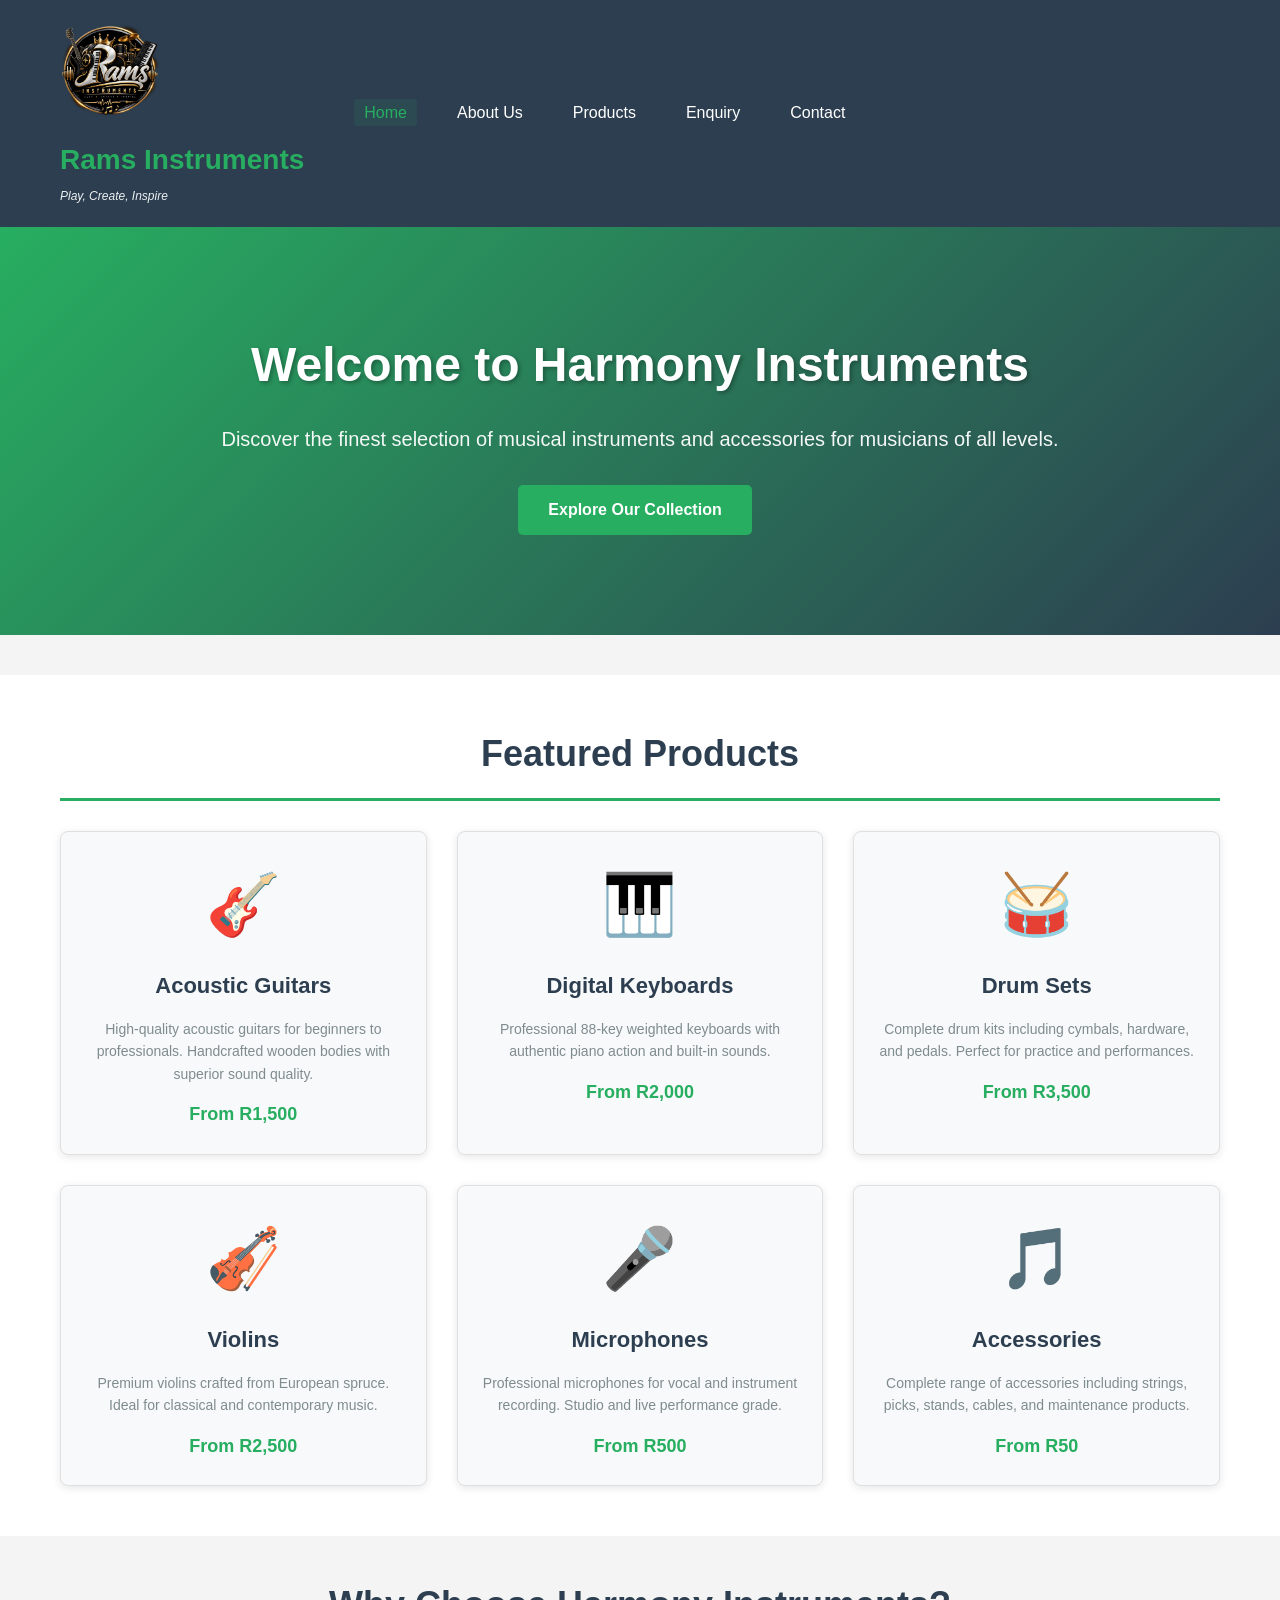
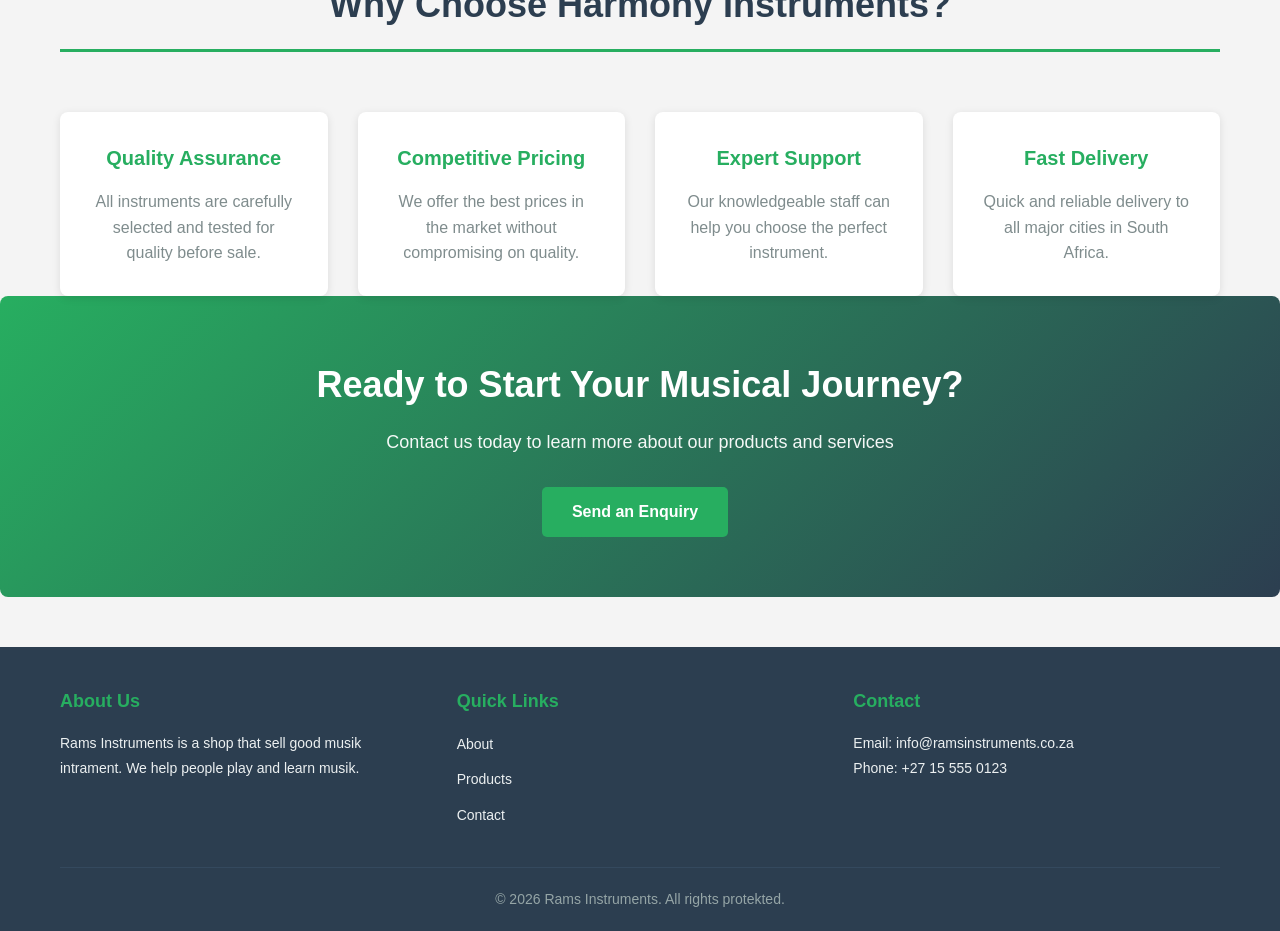
<file: index.html>
<!DOCTYPE html>
<html lang="en">
<head>
    <!-- Meta tags for character encoding and viewport -->
    <meta charset="UTF-8">
    <meta name="viewport" content="width=device-width, initial-scale=1.0">
    <title>Harmony Instruments Store - Premium Instruments & Accessories</title>
    <!-- Link to external CSS stylesheet -->
    <link rel="stylesheet" href="css/style.css">
</head>
<body>
    <!-- Header section containing logo and navigation -->
    <header class="header">
        <div class="container">
            <div class="logo">
                <img src="images/logo.png" alt="Rams Instruments Logo" class="logo-image">
                <h1>Rams Instruments</h1>
                <p class="tagline">Play, Create, Inspire</p>
            </div>
            <!-- Navigation menu -->
            <nav class="navbar">
                <ul class="nav-links">
                    <li><a href="index.html" class="active">Home</a></li>
                    <li><a href="about.html">About Us</a></li>
                    <li><a href="products.html">Products</a></li>
                    <li><a href="enquiry.html">Enquiry</a></li>
                    <li><a href="contact.html">Contact</a></li>
                </ul>
            </nav>
        </div>
    </header>

    <!-- Main content area -->
    <main>
        <!-- Hero section with introduction -->
        <section class="hero">
            <div class="hero-content">
                <h2>Welcome to Harmony Instruments</h2>
                <p>Discover the finest selection of musical instruments and accessories for musicians of all levels.</p>
                <a href="products.html" class="cta-button">Explore Our Collection</a>
            </div>
        </section>

        <!-- Featured products section -->
        <section class="featured-products">
            <div class="container">
                <h2 class="section-title">Featured Products</h2>
                <div class="products-grid">
                    <!-- Product 1: Acoustic Guitar -->
                    <div class="product-card">
                        <div class="product-image">🎸</div>
                        <h3>Acoustic Guitars</h3>
                        <p>High-quality acoustic guitars for beginners to professionals. Handcrafted wooden bodies with superior sound quality.</p>
                        <span class="price">From R1,500</span>
                    </div>

                    <!-- Product 2: Keyboard -->
                    <div class="product-card">
                        <div class="product-image">🎹</div>
                        <h3>Digital Keyboards</h3>
                        <p>Professional 88-key weighted keyboards with authentic piano action and built-in sounds.</p>
                        <span class="price">From R2,000</span>
                    </div>

                    <!-- Product 3: Drums -->
                    <div class="product-card">
                        <div class="product-image">🥁</div>
                        <h3>Drum Sets</h3>
                        <p>Complete drum kits including cymbals, hardware, and pedals. Perfect for practice and performances.</p>
                        <span class="price">From R3,500</span>
                    </div>

                    <!-- Product 4: Violin -->
                    <div class="product-card">
                        <div class="product-image">🎻</div>
                        <h3>Violins</h3>
                        <p>Premium violins crafted from European spruce. Ideal for classical and contemporary music.</p>
                        <span class="price">From R2,500</span>
                    </div>

                    <!-- Product 5: Microphone -->
                    <div class="product-card">
                        <div class="product-image">🎤</div>
                        <h3>Microphones</h3>
                        <p>Professional microphones for vocal and instrument recording. Studio and live performance grade.</p>
                        <span class="price">From R500</span>
                    </div>

                    <!-- Product 6: Accessories -->
                    <div class="product-card">
                        <div class="product-image">🎵</div>
                        <h3>Accessories</h3>
                        <p>Complete range of accessories including strings, picks, stands, cables, and maintenance products.</p>
                        <span class="price">From R50</span>
                    </div>
                </div>
            </div>
        </section>

        <!-- Why choose us section -->
        <section class="why-us">
            <div class="container">
                <h2 class="section-title">Why Choose Harmony Instruments?</h2>
                <div class="features-grid">
                    <div class="feature">
                        <h3>Quality Assurance</h3>
                        <p>All instruments are carefully selected and tested for quality before sale.</p>
                    </div>
                    <div class="feature">
                        <h3>Competitive Pricing</h3>
                        <p>We offer the best prices in the market without compromising on quality.</p>
                    </div>
                    <div class="feature">
                        <h3>Expert Support</h3>
                        <p>Our knowledgeable staff can help you choose the perfect instrument.</p>
                    </div>
                    <div class="feature">
                        <h3>Fast Delivery</h3>
                        <p>Quick and reliable delivery to all major cities in South Africa.</p>
                    </div>
                </div>
            </div>
        </section>

        <!-- Call to action section -->
        <section class="cta-section">
            <div class="container">
                <h2>Ready to Start Your Musical Journey?</h2>
                <p>Contact us today to learn more about our products and services</p>
                <a href="enquiry.html" class="cta-button">Send an Enquiry</a>
            </div>
        </section>
    </main>

    <!-- Footer section -->
    <footer class="footer">
        <div class="container">
            <div class="footer-content">
                <div class="footer-section">
                    <h4>About Us</h4>
                    <p>Rams Instruments is a shop that sell good musik intrament. We help people play and learn musik.</p>
                </div>
                <div class="footer-section">
                    <h4>Quick Links</h4>
                    <ul>
                        <li><a href="about.html">About</a></li>
                        <li><a href="products.html">Products</a></li>
                        <li><a href="contact.html">Contact</a></li>
                    </ul>
                </div>
                <div class="footer-section">
                    <h4>Contact</h4>
                    <p>Email: info@ramsinstruments.co.za</p>
                    <p>Phone: +27 15 555 0123</p>
                </div>
            </div>
            <div class="footer-bottom">
                <!-- Copyright information -->
                <p>&copy; 2026 Rams Instruments. All rights protekted.</p>
            </div>
        </div>
    </footer>

    <!-- Link to external JavaScript file -->
    <script src="js/script.js"></script>
</body>
</html>
</file>
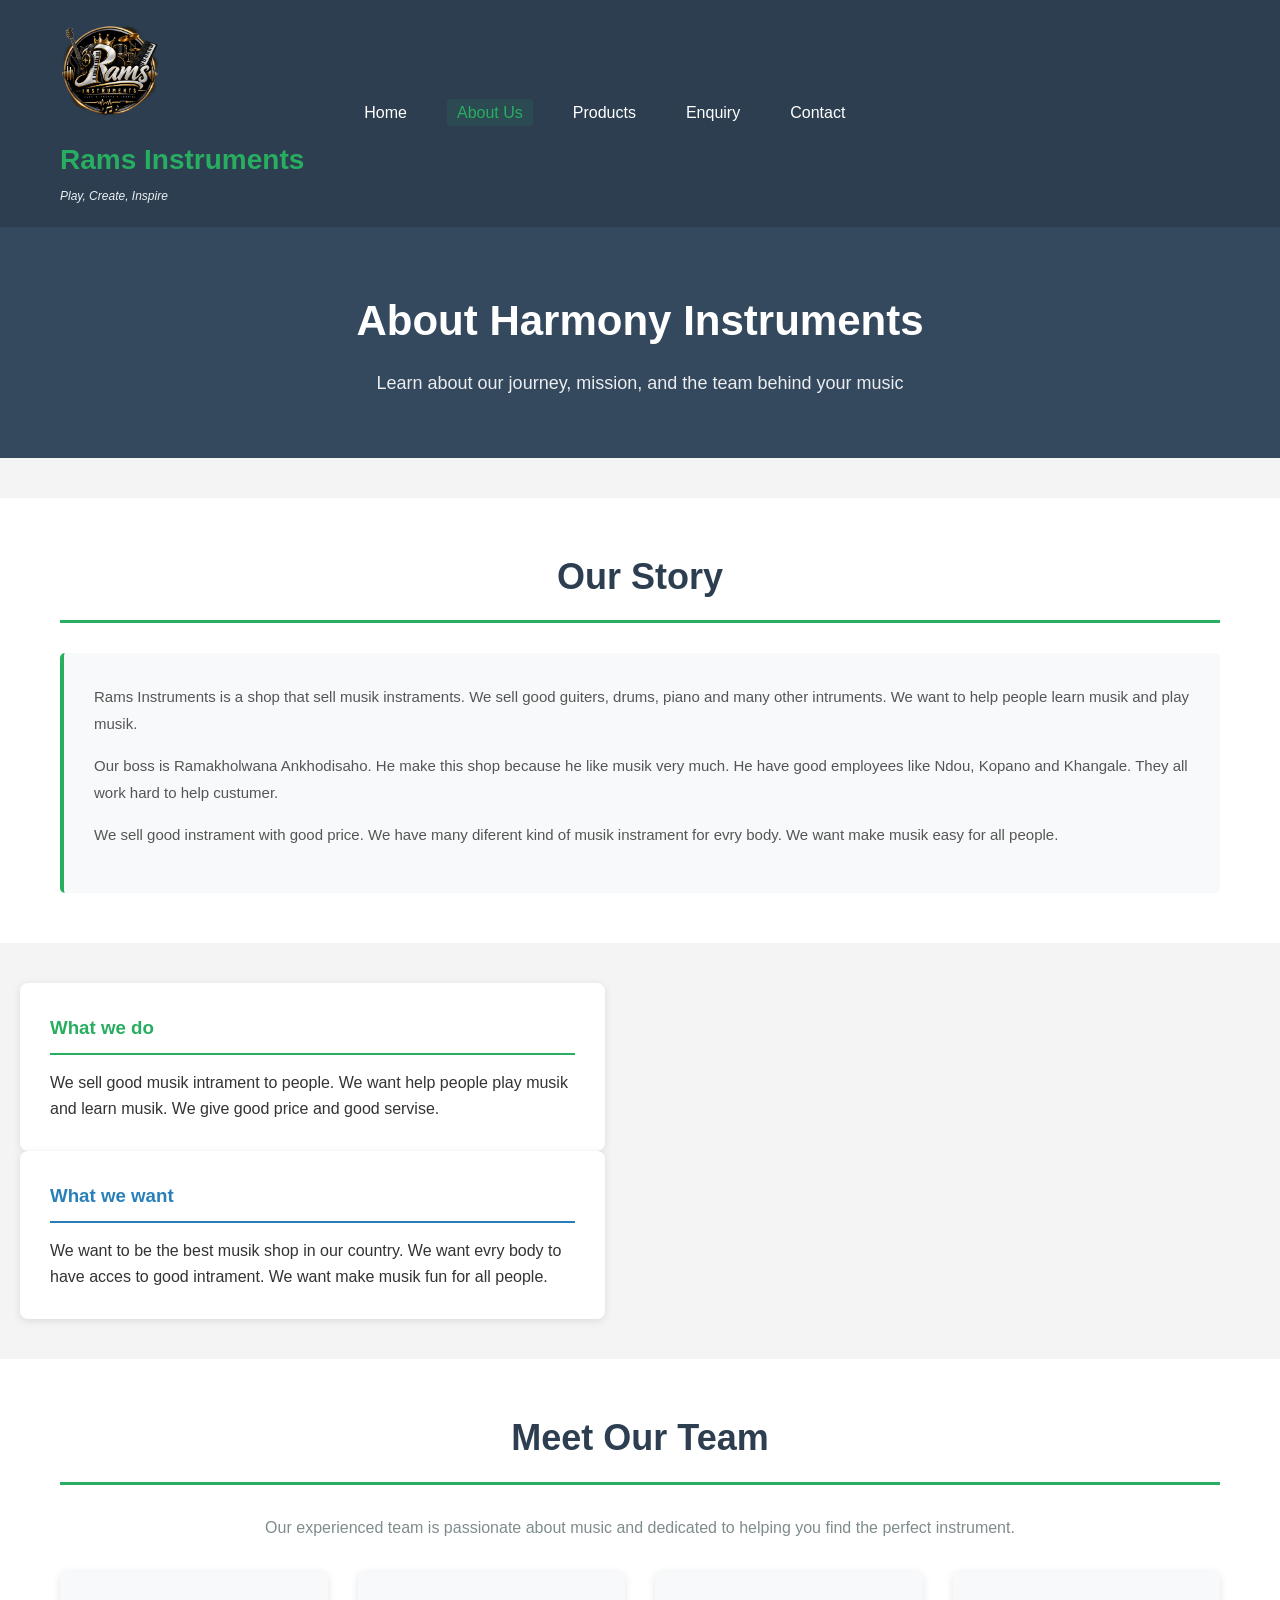
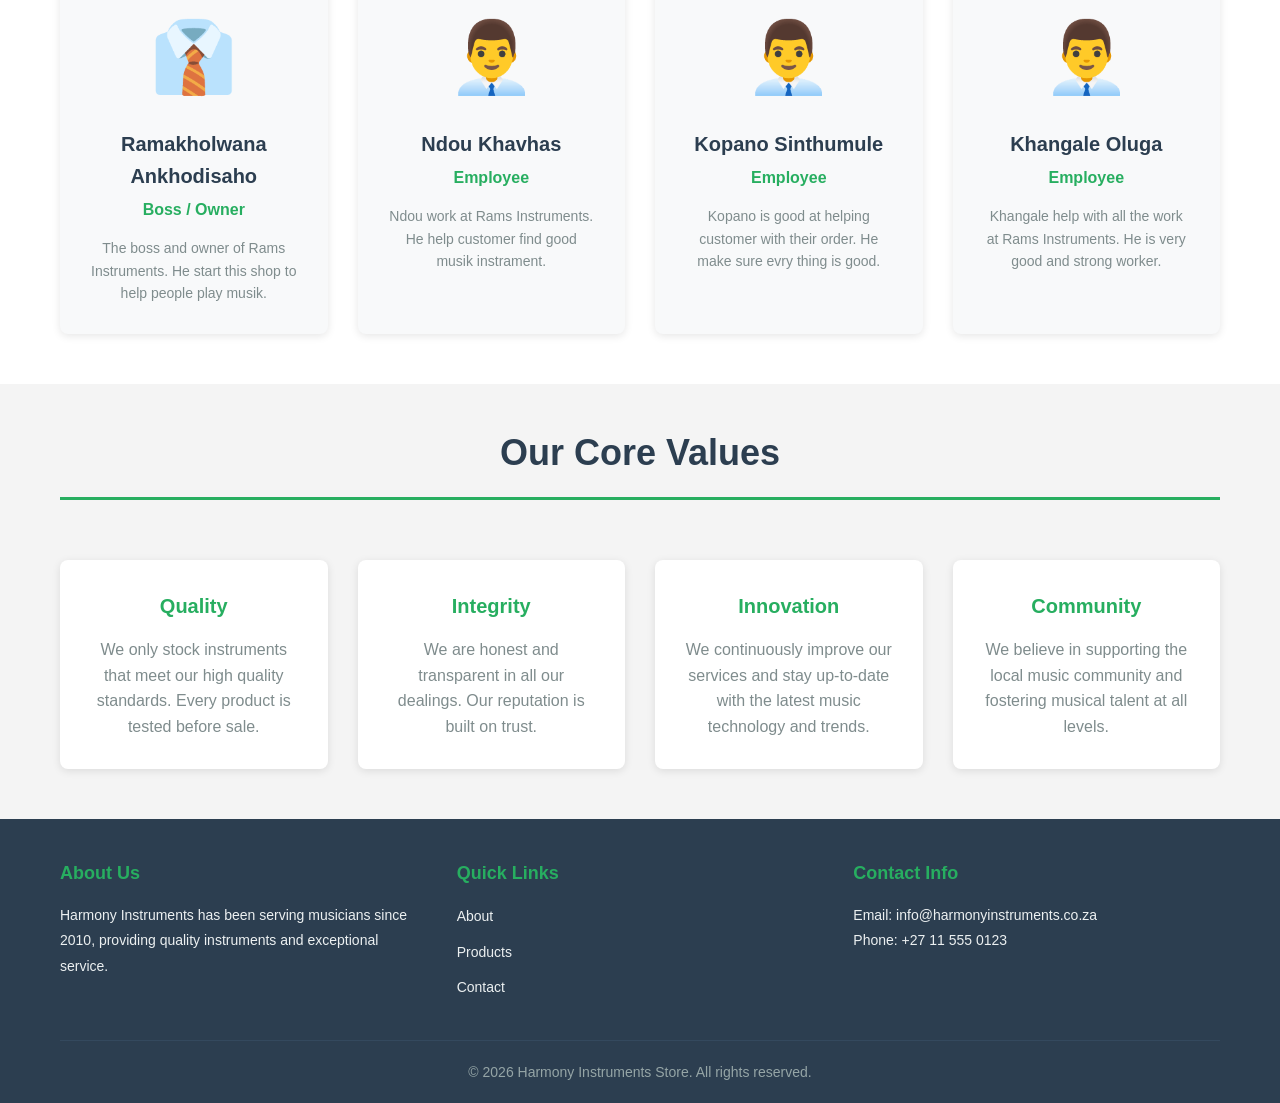
<file: about.html>
<!DOCTYPE html>
<html lang="en">
<head>
    <meta charset="UTF-8">
    <meta name="viewport" content="width=device-width, initial-scale=1.0">
    <title>About Us - Harmony Instruments Store</title>
    <link rel="stylesheet" href="css/style.css">
</head>
<body>
    <!-- Header with navigation -->
    <header class="header">
        <div class="container">
            <div class="logo">
                <img src="images/logo.png" alt="Rams Instruments Logo" class="logo-image">
                <h1>Rams Instruments</h1>
                <p class="tagline">Play, Create, Inspire</p>
            </div>
            <nav class="navbar">
                <ul class="nav-links">
                    <li><a href="index.html">Home</a></li>
                    <li><a href="about.html" class="active">About Us</a></li>
                    <li><a href="products.html">Products</a></li>
                    <li><a href="enquiry.html">Enquiry</a></li>
                    <li><a href="contact.html">Contact</a></li>
                </ul>
            </nav>
        </div>
    </header>

    <!-- Main content -->
    <main>
        <!-- Page title section -->
        <section class="page-header">
            <div class="container">
                <h2>About Harmony Instruments</h2>
                <p>Learn about our journey, mission, and the team behind your music</p>
            </div>
        </section>

        <!-- Company history section -->
        <section class="history">
            <div class="container">
                <h2 class="section-title">Our Story</h2>
                <div class="content-box">
                    <p>Rams Instruments is a shop that sell musik instraments. We sell good guiters, drums, piano and many other intruments. We want to help people learn musik and play musik.</p>
                    
                    <p>Our boss is Ramakholwana Ankhodisaho. He make this shop because he like musik very much. He have good employees like Ndou, Kopano and Khangale. They all work hard to help custumer.</p>

                    <p>We sell good instrament with good price. We have many diferent kind of musik instrament for evry body. We want make musik easy for all people.</p>
                </div>
            </div>
        </section>

        <!-- Mission and Vision section -->
        <section class="mission-vision">
            <div class="container">
                <div class="mission-box">
                    <h3>What we do</h3>
                    <p>We sell good musik intrament to people. We want help people play musik and learn musik. We give good price and good servise.</p>
                </div>
                <div class="vision-box">
                    <h3>What we want</h3>
                    <p>We want to be the best musik shop in our country. We want evry body to have acces to good intrament. We want make musik fun for all people.</p>
                </div>
            </div>
        </section>

        <!-- Team members section -->
        <section class="team">
            <div class="container">
                <h2 class="section-title">Meet Our Team</h2>
                <p class="section-intro">Our experienced team is passionate about music and dedicated to helping you find the perfect instrument.</p>
                
        <!-- Team members section -->
                <div class="team-grid">
                    <!-- Team member 1 - Boss -->
                    <div class="team-member">
                        <div class="member-avatar">👔</div>
                        <h3>Ramakholwana Ankhodisaho</h3>
                        <p class="position">Boss / Owner</p>
                        <p class="bio">The boss and owner of Rams Instruments. He start this shop to help people play musik.</p>
                    </div>

                    <!-- Team member 2 -->
                    <div class="team-member">
                        <div class="member-avatar">👨‍💼</div>
                        <h3>Ndou Khavhas</h3>
                        <p class="position">Employee</p>
                        <p class="bio">Ndou work at Rams Instruments. He help customer find good musik instrament.</p>
                    </div>

                    <!-- Team member 3 -->
                    <div class="team-member">
                        <div class="member-avatar">👨‍💼</div>
                        <h3>Kopano Sinthumule</h3>
                        <p class="position">Employee</p>
                        <p class="bio">Kopano is good at helping customer with their order. He make sure evry thing is good.</p>
                    </div>

                    <!-- Team member 4 -->
                    <div class="team-member">
                        <div class="member-avatar">👨‍💼</div>
                        <h3>Khangale Oluga</h3>
                        <p class="position">Employee</p>
                        <p class="bio">Khangale help with all the work at Rams Instruments. He is very good and strong worker.</p>
                    </div>
                </div>
            </div>
        </section>

        <!-- Values section -->
        <section class="values">
            <div class="container">
                <h2 class="section-title">Our Core Values</h2>
                <div class="values-grid">
                    <div class="value-card">
                        <h3>Quality</h3>
                        <p>We only stock instruments that meet our high quality standards. Every product is tested before sale.</p>
                    </div>
                    <div class="value-card">
                        <h3>Integrity</h3>
                        <p>We are honest and transparent in all our dealings. Our reputation is built on trust.</p>
                    </div>
                    <div class="value-card">
                        <h3>Innovation</h3>
                        <p>We continuously improve our services and stay up-to-date with the latest music technology and trends.</p>
                    </div>
                    <div class="value-card">
                        <h3>Community</h3>
                        <p>We believe in supporting the local music community and fostering musical talent at all levels.</p>
                    </div>
                </div>
            </div>
        </section>
    </main>

    <!-- Footer -->
    <footer class="footer">
        <div class="container">
            <div class="footer-content">
                <div class="footer-section">
                    <h4>About Us</h4>
                    <p>Harmony Instruments has been serving musicians since 2010, providing quality instruments and exceptional service.</p>
                </div>
                <div class="footer-section">
                    <h4>Quick Links</h4>
                    <ul>
                        <li><a href="about.html">About</a></li>
                        <li><a href="products.html">Products</a></li>
                        <li><a href="contact.html">Contact</a></li>
                    </ul>
                </div>
                <div class="footer-section">
                    <h4>Contact Info</h4>
                    <p>Email: info@harmonyinstruments.co.za</p>
                    <p>Phone: +27 11 555 0123</p>
                </div>
            </div>
            <div class="footer-bottom">
                <p>&copy; 2026 Harmony Instruments Store. All rights reserved.</p>
            </div>
        </div>
    </footer>

    <script src="js/script.js"></script>
</body>
</html>
</file>
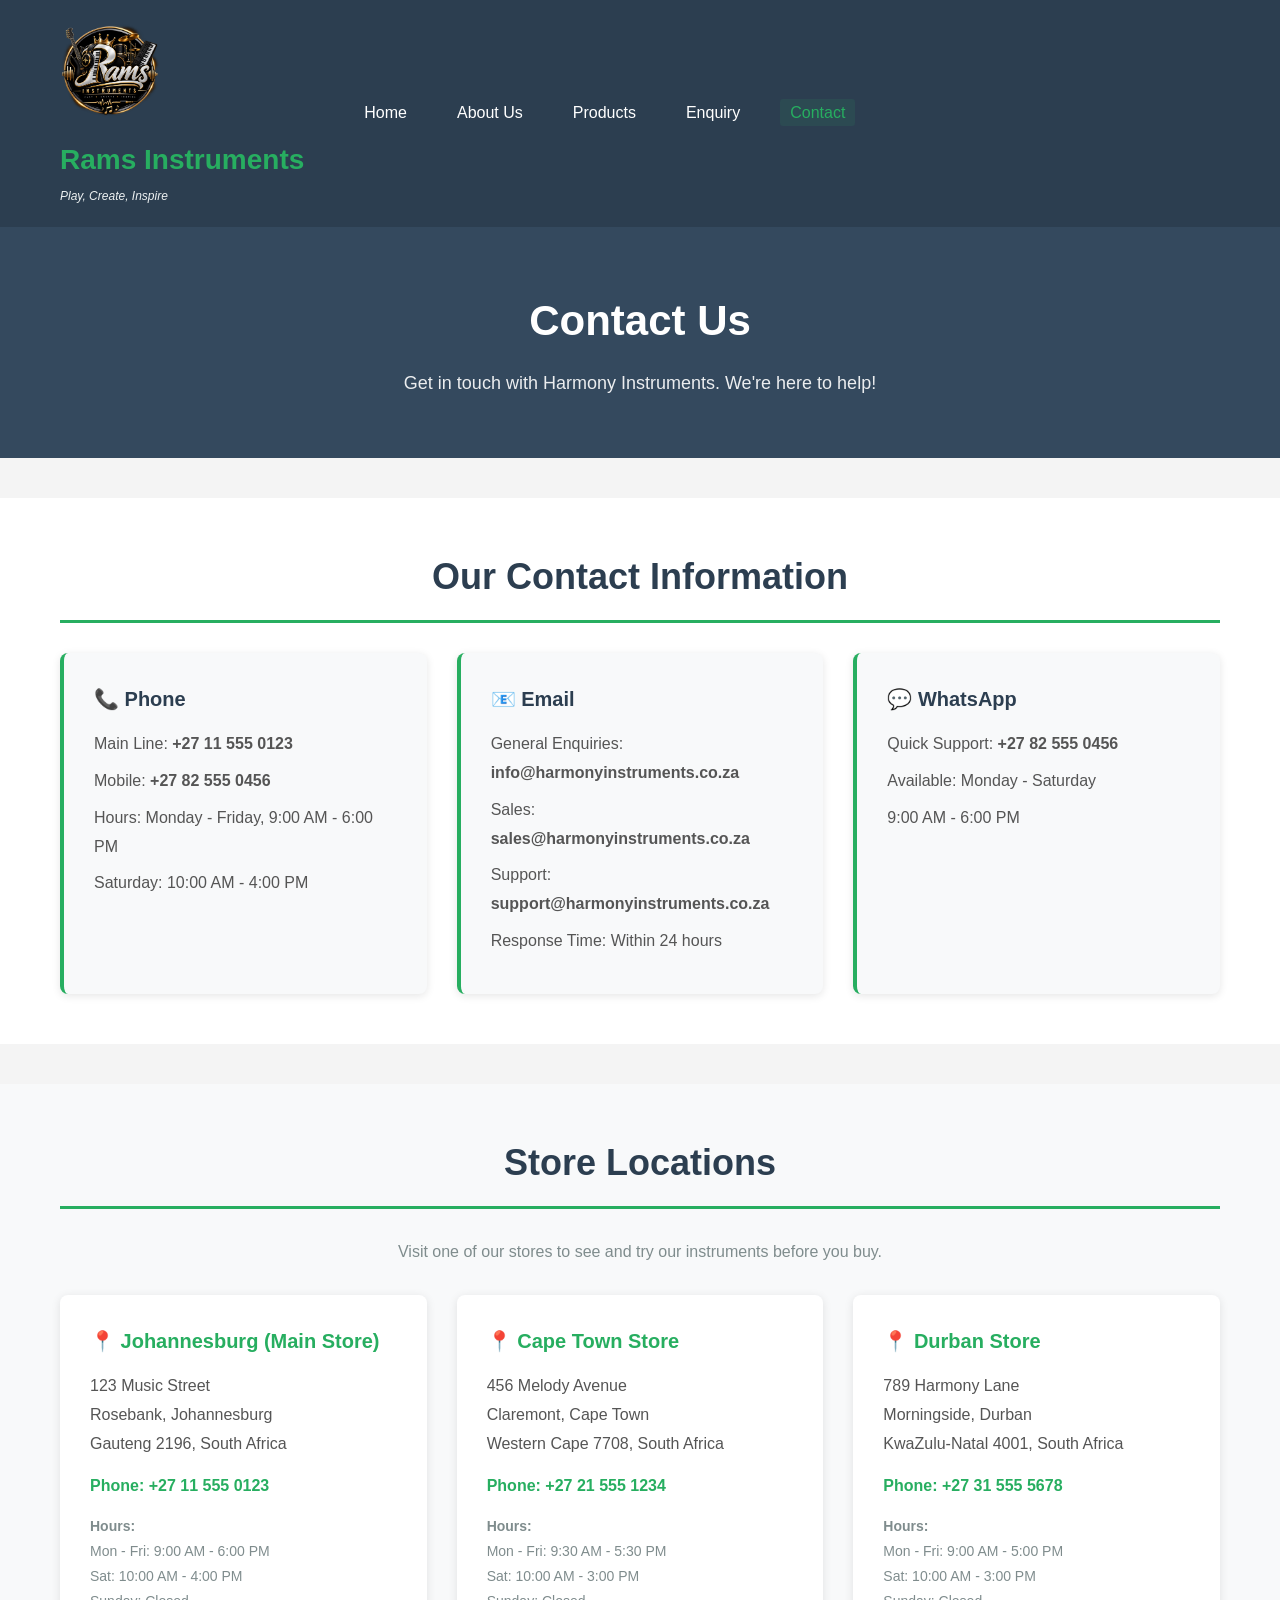
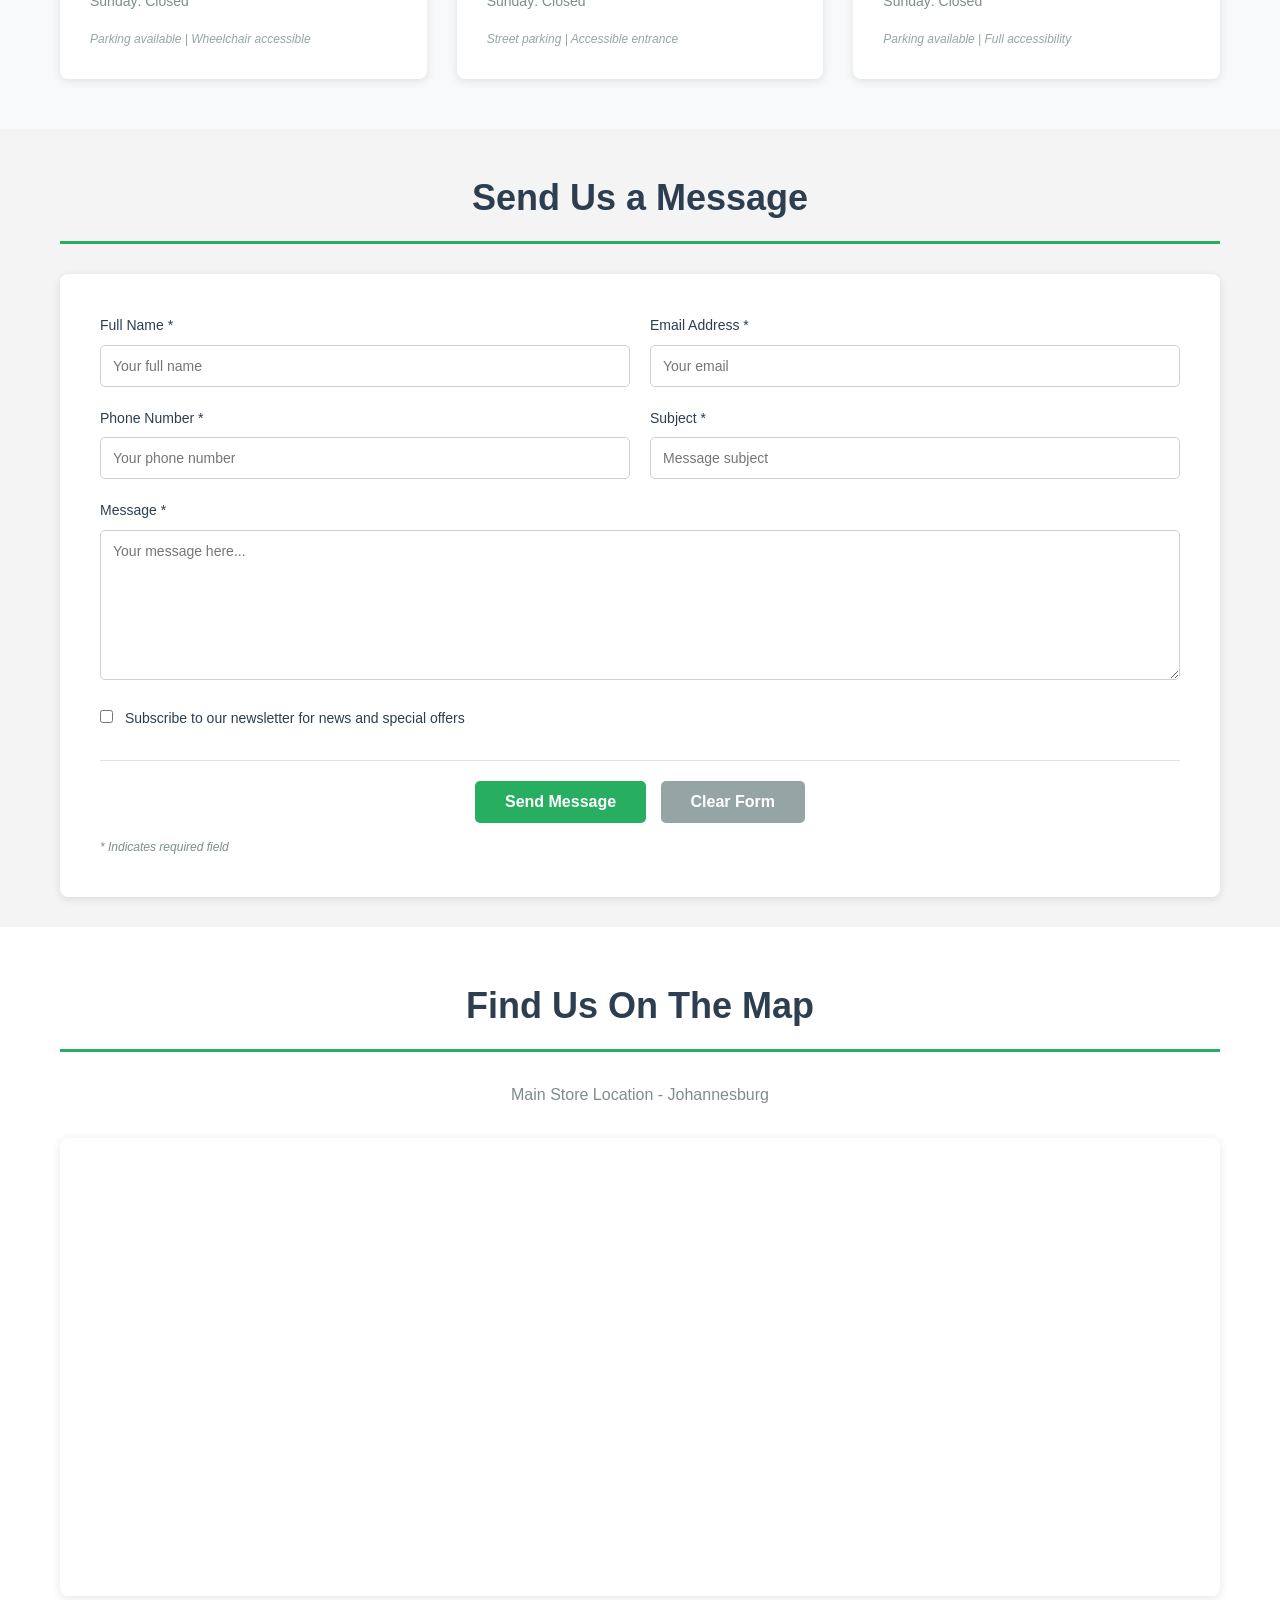
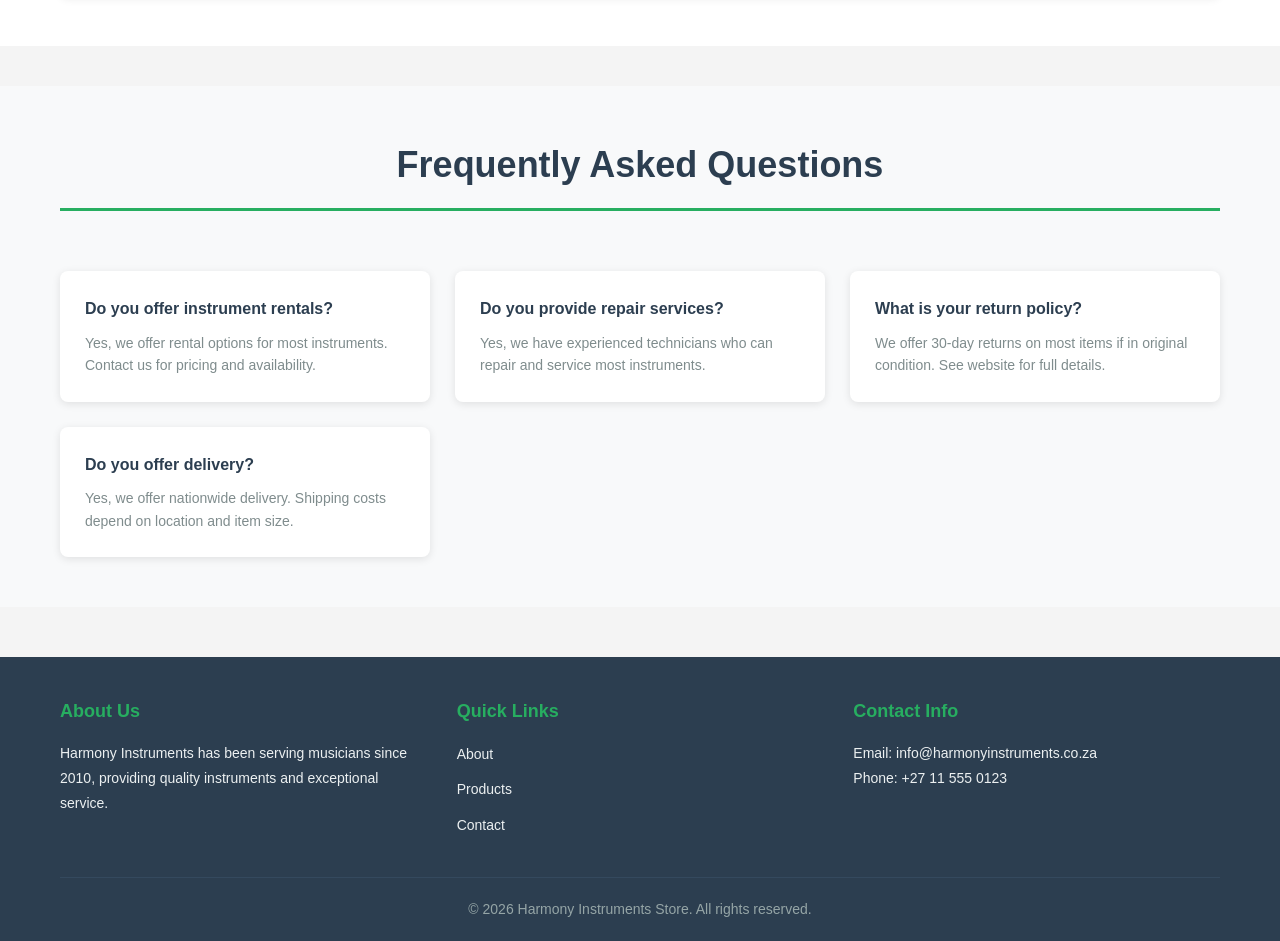
<file: contact.html>
<!DOCTYPE html>
<html lang="en">
<head>
    <meta charset="UTF-8">
    <meta name="viewport" content="width=device-width, initial-scale=1.0">
    <title>Contact Us - Harmony Instruments Store</title>
    <link rel="stylesheet" href="css/style.css">
</head>
<body>
    <!-- Header with navigation -->
    <header class="header">
        <div class="container">
            <div class="logo">
                <img src="images/logo.png" alt="Rams Instruments Logo" class="logo-image">
                <h1>Rams Instruments</h1>
                <p class="tagline">Play, Create, Inspire</p>
            </div>
            <nav class="navbar">
                <ul class="nav-links">
                    <li><a href="index.html">Home</a></li>
                    <li><a href="about.html">About Us</a></li>
                    <li><a href="products.html">Products</a></li>
                    <li><a href="enquiry.html">Enquiry</a></li>
                    <li><a href="contact.html" class="active">Contact</a></li>
                </ul>
            </nav>
        </div>
    </header>

    <!-- Main content -->
    <main>
        <!-- Page title section -->
        <section class="page-header">
            <div class="container">
                <h2>Contact Us</h2>
                <p>Get in touch with Harmony Instruments. We're here to help!</p>
            </div>
        </section>

        <!-- Contact information section -->
        <section class="contact-info-section">
            <div class="container">
                <h2 class="section-title">Our Contact Information</h2>
                
                <div class="contact-methods">
                    <!-- Phone contact -->
                    <div class="contact-method">
                        <h3>📞 Phone</h3>
                        <p>Main Line: <strong>+27 11 555 0123</strong></p>
                        <p>Mobile: <strong>+27 82 555 0456</strong></p>
                        <p>Hours: Monday - Friday, 9:00 AM - 6:00 PM</p>
                        <p>Saturday: 10:00 AM - 4:00 PM</p>
                    </div>

                    <!-- Email contact -->
                    <div class="contact-method">
                        <h3>📧 Email</h3>
                        <p>General Enquiries: <strong>info@harmonyinstruments.co.za</strong></p>
                        <p>Sales: <strong>sales@harmonyinstruments.co.za</strong></p>
                        <p>Support: <strong>support@harmonyinstruments.co.za</strong></p>
                        <p>Response Time: Within 24 hours</p>
                    </div>

                    <!-- WhatsApp contact -->
                    <div class="contact-method">
                        <h3>💬 WhatsApp</h3>
                        <p>Quick Support: <strong>+27 82 555 0456</strong></p>
                        <p>Available: Monday - Saturday</p>
                        <p>9:00 AM - 6:00 PM</p>
                    </div>
                </div>
            </div>
        </section>

        <!-- Store locations section -->
        <section class="locations-section">
            <div class="container">
                <h2 class="section-title">Store Locations</h2>
                <p class="section-intro">Visit one of our stores to see and try our instruments before you buy.</p>

                <div class="locations-grid">
                    <!-- Location 1: Johannesburg -->
                    <div class="location-card">
                        <h3>📍 Johannesburg (Main Store)</h3>
                        <p class="location-address">
                            123 Music Street<br>
                            Rosebank, Johannesburg<br>
                            Gauteng 2196, South Africa
                        </p>
                        <p class="location-phone">Phone: +27 11 555 0123</p>
                        <p class="location-hours">
                            <strong>Hours:</strong><br>
                            Mon - Fri: 9:00 AM - 6:00 PM<br>
                            Sat: 10:00 AM - 4:00 PM<br>
                            Sunday: Closed
                        </p>
                        <p class="location-info">Parking available | Wheelchair accessible</p>
                    </div>

                    <!-- Location 2: Cape Town -->
                    <div class="location-card">
                        <h3>📍 Cape Town Store</h3>
                        <p class="location-address">
                            456 Melody Avenue<br>
                            Claremont, Cape Town<br>
                            Western Cape 7708, South Africa
                        </p>
                        <p class="location-phone">Phone: +27 21 555 1234</p>
                        <p class="location-hours">
                            <strong>Hours:</strong><br>
                            Mon - Fri: 9:30 AM - 5:30 PM<br>
                            Sat: 10:00 AM - 3:00 PM<br>
                            Sunday: Closed
                        </p>
                        <p class="location-info">Street parking | Accessible entrance</p>
                    </div>

                    <!-- Location 3: Durban -->
                    <div class="location-card">
                        <h3>📍 Durban Store</h3>
                        <p class="location-address">
                            789 Harmony Lane<br>
                            Morningside, Durban<br>
                            KwaZulu-Natal 4001, South Africa
                        </p>
                        <p class="location-phone">Phone: +27 31 555 5678</p>
                        <p class="location-hours">
                            <strong>Hours:</strong><br>
                            Mon - Fri: 9:00 AM - 5:00 PM<br>
                            Sat: 10:00 AM - 3:00 PM<br>
                            Sunday: Closed
                        </p>
                        <p class="location-info">Parking available | Full accessibility</p>
                    </div>
                </div>
            </div>
        </section>

        <!-- Contact form section -->
        <section class="contact-form-section">
            <div class="container">
                <h2 class="section-title">Send Us a Message</h2>
                <div class="form-container">
                    <!-- Contact form -->
                    <form class="contact-form" name="contactForm" onsubmit="return validateContactForm()">
                        
                        <!-- Personal details -->
                        <div class="form-row">
                            <div class="form-group">
                                <label for="contact-name">Full Name *</label>
                                <input 
                                    type="text" 
                                    id="contact-name" 
                                    name="name" 
                                    placeholder="Your full name" 
                                    required>
                            </div>

                            <div class="form-group">
                                <label for="contact-email">Email Address *</label>
                                <input 
                                    type="email" 
                                    id="contact-email" 
                                    name="email" 
                                    placeholder="Your email" 
                                    required>
                            </div>
                        </div>

                        <!-- Contact details -->
                        <div class="form-row">
                            <div class="form-group">
                                <label for="contact-phone">Phone Number *</label>
                                <input 
                                    type="tel" 
                                    id="contact-phone" 
                                    name="phone" 
                                    placeholder="Your phone number" 
                                    required>
                            </div>

                            <div class="form-group">
                                <label for="subject">Subject *</label>
                                <input 
                                    type="text" 
                                    id="subject" 
                                    name="subject" 
                                    placeholder="Message subject" 
                                    required>
                            </div>
                        </div>

                        <!-- Message -->
                        <div class="form-group">
                            <label for="contact-message">Message *</label>
                            <textarea 
                                id="contact-message" 
                                name="message" 
                                placeholder="Your message here..." 
                                rows="6" 
                                required></textarea>
                        </div>

                        <!-- Checkbox for newsletter -->
                        <div class="form-group">
                            <label>
                                <input type="checkbox" name="newsletter" value="yes">
                                Subscribe to our newsletter for news and special offers
                            </label>
                        </div>

                        <!-- Form actions -->
                        <div class="form-actions">
                            <button type="submit" class="submit-btn">Send Message</button>
                            <button type="reset" class="reset-btn">Clear Form</button>
                        </div>

                        <p class="required-note">* Indicates required field</p>
                    </form>

                    <!-- Success message (hidden by default) -->
                    <div id="contactSuccessMessage" class="success-message" style="display: none;">
                        <h3>Message Sent Successfully!</h3>
                        <p>Thank you for contacting us. We will respond to your message within 24 hours.</p>
                    </div>
                </div>
            </div>
        </section>

        <!-- Map section -->
        <section class="map-section">
            <div class="container">
                <h2 class="section-title">Find Us On The Map</h2>
                <p class="section-intro">Main Store Location - Johannesburg</p>
                <div class="map-container">
                    <!-- Embedded map placeholder -->
                    <iframe 
                        src="https://www.google.com/maps/embed?pb=!1m18!1m12!1m3!1d3579.7389123456!2d28.0500!3d-26.1300!2m3!1f0!2f0!3f0!3m2!1i1024!2i768!4f13.1" 
                        width="100%" 
                        height="450" 
                        style="border:0;" 
                        allowfullscreen="" 
                        loading="lazy" 
                        referrerpolicy="no-referrer-when-downgrade">
                    </iframe>
                </div>
            </div>
        </section>

        <!-- FAQ Section -->
        <section class="faq-section">
            <div class="container">
                <h2 class="section-title">Frequently Asked Questions</h2>
                <div class="faq-grid">
                    <div class="faq-item">
                        <h4>Do you offer instrument rentals?</h4>
                        <p>Yes, we offer rental options for most instruments. Contact us for pricing and availability.</p>
                    </div>
                    <div class="faq-item">
                        <h4>Do you provide repair services?</h4>
                        <p>Yes, we have experienced technicians who can repair and service most instruments.</p>
                    </div>
                    <div class="faq-item">
                        <h4>What is your return policy?</h4>
                        <p>We offer 30-day returns on most items if in original condition. See website for full details.</p>
                    </div>
                    <div class="faq-item">
                        <h4>Do you offer delivery?</h4>
                        <p>Yes, we offer nationwide delivery. Shipping costs depend on location and item size.</p>
                    </div>
                </div>
            </div>
        </section>
    </main>

    <!-- Footer -->
    <footer class="footer">
        <div class="container">
            <div class="footer-content">
                <div class="footer-section">
                    <h4>About Us</h4>
                    <p>Harmony Instruments has been serving musicians since 2010, providing quality instruments and exceptional service.</p>
                </div>
                <div class="footer-section">
                    <h4>Quick Links</h4>
                    <ul>
                        <li><a href="about.html">About</a></li>
                        <li><a href="products.html">Products</a></li>
                        <li><a href="contact.html">Contact</a></li>
                    </ul>
                </div>
                <div class="footer-section">
                    <h4>Contact Info</h4>
                    <p>Email: info@harmonyinstruments.co.za</p>
                    <p>Phone: +27 11 555 0123</p>
                </div>
            </div>
            <div class="footer-bottom">
                <p>&copy; 2026 Harmony Instruments Store. All rights reserved.</p>
            </div>
        </div>
    </footer>

    <script src="js/script.js"></script>
</body>
</html>
</file>
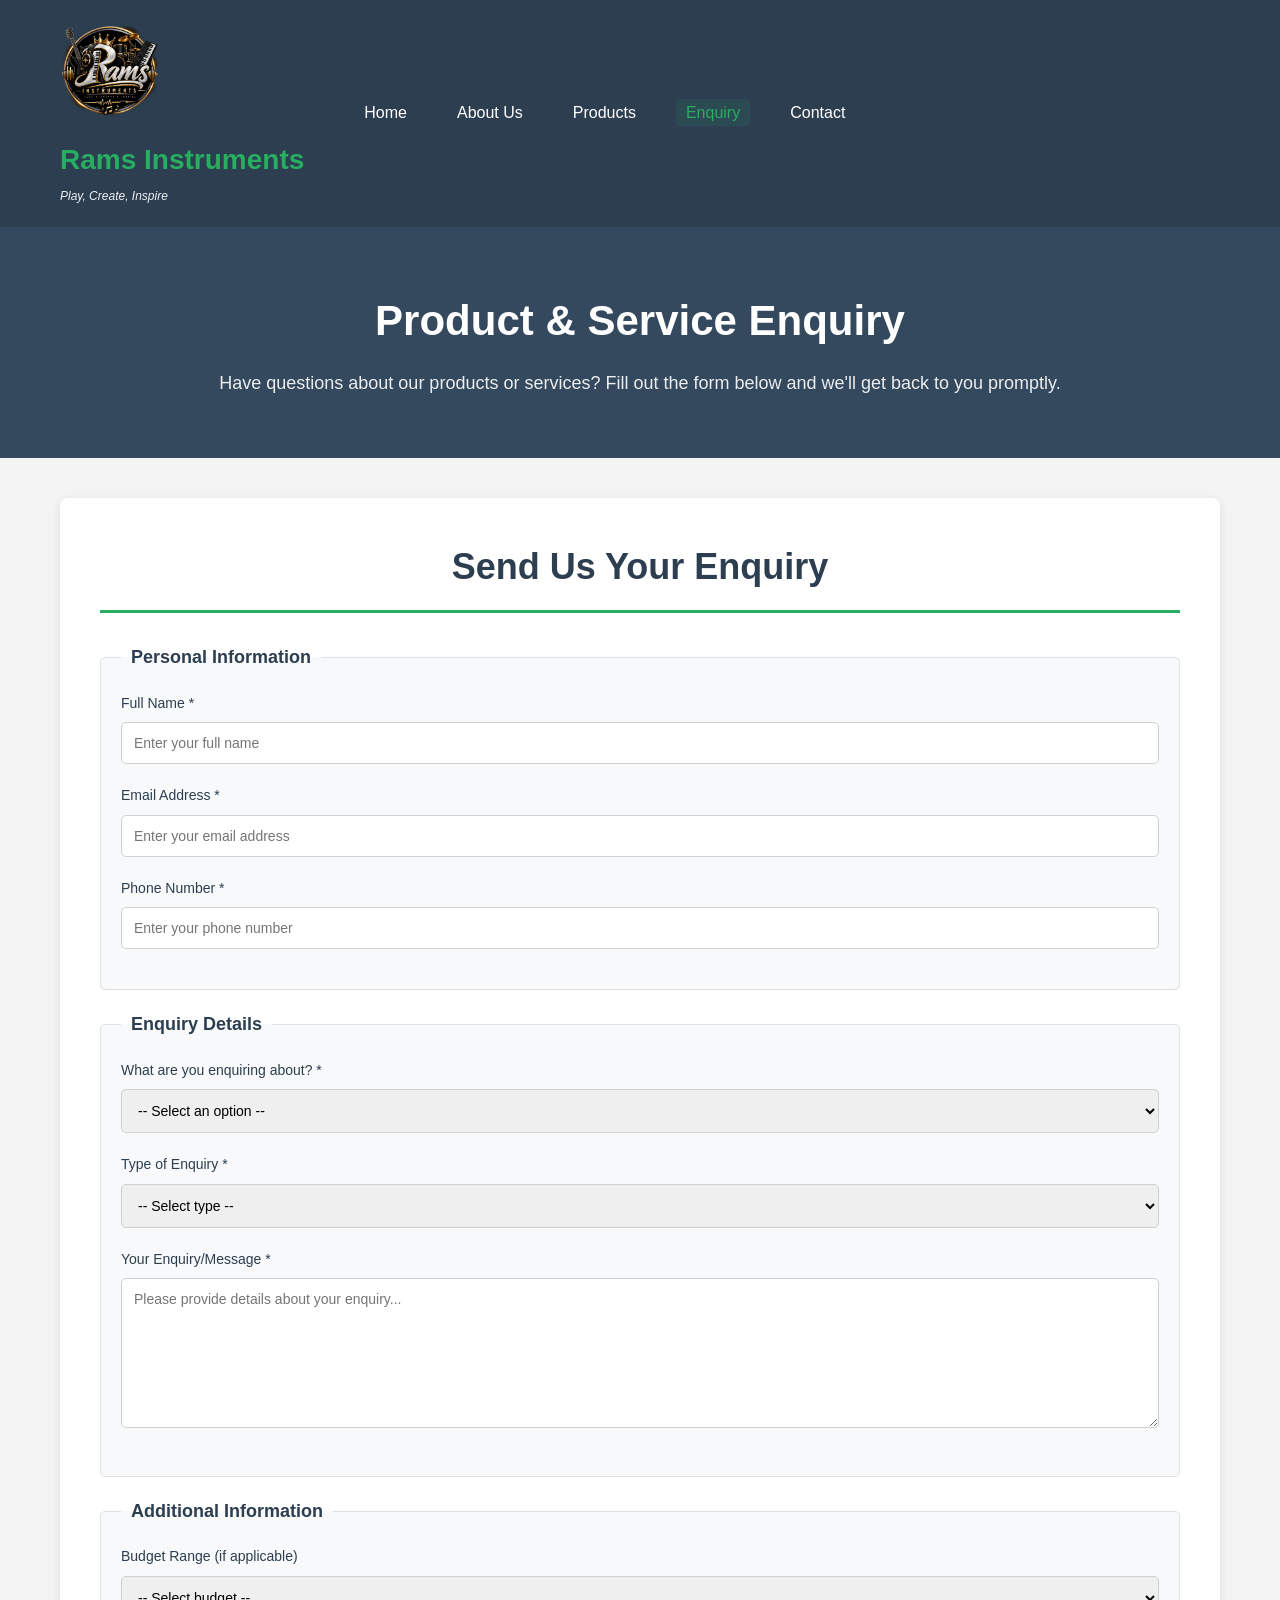
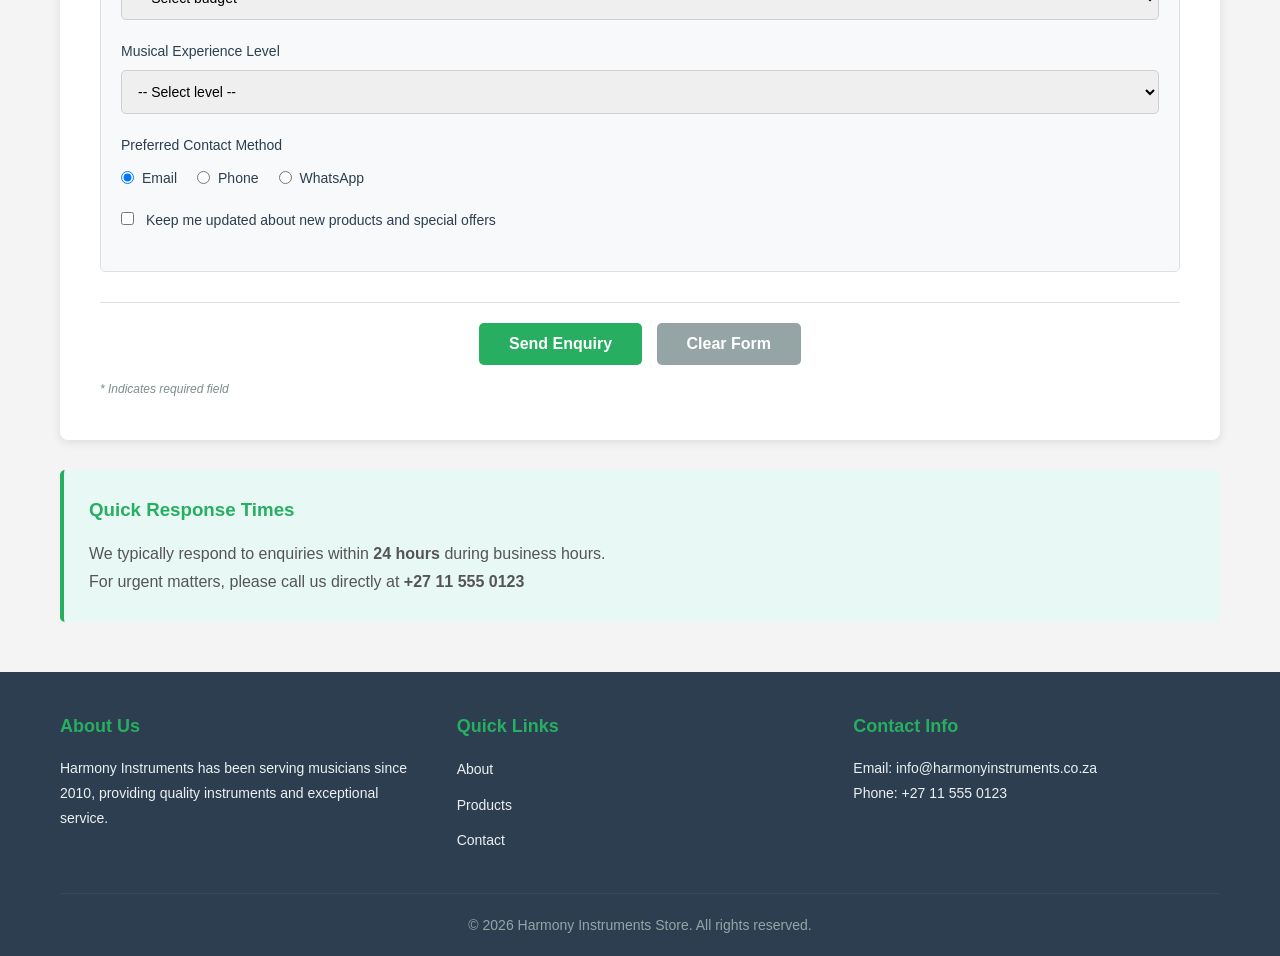
<file: enquiry.html>
<!DOCTYPE html>
<html lang="en">
<head>
    <meta charset="UTF-8">
    <meta name="viewport" content="width=device-width, initial-scale=1.0">
    <title>Enquiry Form - Harmony Instruments Store</title>
    <link rel="stylesheet" href="css/style.css">
</head>
<body>
    <!-- Header with navigation -->
    <header class="header">
        <div class="container">
            <div class="logo">
                <img src="images/logo.png" alt="Rams Instruments Logo" class="logo-image">
                <h1>Rams Instruments</h1>
                <p class="tagline">Play, Create, Inspire</p>
            </div>
            <nav class="navbar">
                <ul class="nav-links">
                    <li><a href="index.html">Home</a></li>
                    <li><a href="about.html">About Us</a></li>
                    <li><a href="products.html">Products</a></li>
                    <li><a href="enquiry.html" class="active">Enquiry</a></li>
                    <li><a href="contact.html">Contact</a></li>
                </ul>
            </nav>
        </div>
    </header>

    <!-- Main content -->
    <main>
        <!-- Page title section -->
        <section class="page-header">
            <div class="container">
                <h2>Product & Service Enquiry</h2>
                <p>Have questions about our products or services? Fill out the form below and we'll get back to you promptly.</p>
            </div>
        </section>

        <!-- Enquiry form section -->
        <section class="enquiry-section">
            <div class="container">
                <div class="form-container">
                    <h2 class="section-title">Send Us Your Enquiry</h2>
                    <!-- Main enquiry form -->
                    <form class="enquiry-form" name="enquiryForm" onsubmit="return validateForm()">
                        
                        <!-- Personal Information -->
                        <fieldset>
                            <legend>Personal Information</legend>
                            
                            <!-- Full name field -->
                            <div class="form-group">
                                <label for="fullname">Full Name *</label>
                                <input 
                                    type="text" 
                                    id="fullname" 
                                    name="fullname" 
                                    placeholder="Enter your full name" 
                                    required>
                            </div>

                            <!-- Email field -->
                            <div class="form-group">
                                <label for="email">Email Address *</label>
                                <input 
                                    type="email" 
                                    id="email" 
                                    name="email" 
                                    placeholder="Enter your email address" 
                                    required>
                            </div>

                            <!-- Phone number field -->
                            <div class="form-group">
                                <label for="phone">Phone Number *</label>
                                <input 
                                    type="tel" 
                                    id="phone" 
                                    name="phone" 
                                    placeholder="Enter your phone number" 
                                    required>
                            </div>
                        </fieldset>

                        <!-- Enquiry Details -->
                        <fieldset>
                            <legend>Enquiry Details</legend>
                            
                            <!-- Product/Service selection -->
                            <div class="form-group">
                                <label for="product">What are you enquiring about? *</label>
                                <select id="product" name="product" required>
                                    <option value="">-- Select an option --</option>
                                    <option value="acoustic-guitar">Acoustic Guitars</option>
                                    <option value="electric-guitar">Electric Guitars</option>
                                    <option value="keyboard">Digital Keyboards</option>
                                    <option value="drums">Drum Sets</option>
                                    <option value="violin">Violins</option>
                                    <option value="wind">Wind Instruments</option>
                                    <option value="accessories">Accessories</option>
                                    <option value="repairs">Repair Services</option>
                                    <option value="other">Other</option>
                                </select>
                            </div>

                            <!-- Enquiry type -->
                            <div class="form-group">
                                <label for="enquiry-type">Type of Enquiry *</label>
                                <select id="enquiry-type" name="enquiry-type" required>
                                    <option value="">-- Select type --</option>
                                    <option value="product-info">Product Information</option>
                                    <option value="pricing">Pricing & Availability</option>
                                    <option value="rental">Rental Information</option>
                                    <option value="repair">Repair & Maintenance</option>
                                    <option value="lesson">Music Lessons</option>
                                    <option value="wholesale">Wholesale Inquiry</option>
                                </select>
                            </div>

                            <!-- Enquiry message -->
                            <div class="form-group">
                                <label for="message">Your Enquiry/Message *</label>
                                <textarea 
                                    id="message" 
                                    name="message" 
                                    placeholder="Please provide details about your enquiry..." 
                                    rows="6" 
                                    required></textarea>
                            </div>
                        </fieldset>

                        <!-- Additional Information -->
                        <fieldset>
                            <legend>Additional Information</legend>
                            
                            <!-- Budget range -->
                            <div class="form-group">
                                <label for="budget">Budget Range (if applicable)</label>
                                <select id="budget" name="budget">
                                    <option value="">-- Select budget --</option>
                                    <option value="below-1000">Below R1,000</option>
                                    <option value="1000-5000">R1,000 - R5,000</option>
                                    <option value="5000-10000">R5,000 - R10,000</option>
                                    <option value="above-10000">Above R10,000</option>
                                </select>
                            </div>

                            <!-- Experience level -->
                            <div class="form-group">
                                <label for="experience">Musical Experience Level</label>
                                <select id="experience" name="experience">
                                    <option value="">-- Select level --</option>
                                    <option value="beginner">Beginner</option>
                                    <option value="intermediate">Intermediate</option>
                                    <option value="advanced">Advanced</option>
                                    <option value="professional">Professional</option>
                                </select>
                            </div>

                            <!-- Preferred contact method -->
                            <div class="form-group">
                                <label>Preferred Contact Method</label>
                                <div class="radio-group">
                                    <label>
                                        <input type="radio" name="contact-method" value="email" checked> Email
                                    </label>
                                    <label>
                                        <input type="radio" name="contact-method" value="phone"> Phone
                                    </label>
                                    <label>
                                        <input type="radio" name="contact-method" value="whatsapp"> WhatsApp
                                    </label>
                                </div>
                            </div>

                            <!-- Checkbox for additional offers -->
                            <div class="form-group">
                                <label>
                                    <input type="checkbox" name="subscribe" value="yes">
                                    Keep me updated about new products and special offers
                                </label>
                            </div>
                        </fieldset>

                        <!-- Form actions -->
                        <div class="form-actions">
                            <button type="submit" class="submit-btn">Send Enquiry</button>
                            <button type="reset" class="reset-btn">Clear Form</button>
                        </div>

                        <!-- Required fields note -->
                        <p class="required-note">* Indicates required field</p>
                    </form>

                    <!-- Confirmation message (hidden by default) -->
                    <div id="successMessage" class="success-message" style="display: none;">
                        <h3>Thank You!</h3>
                        <p>Your enquiry has been submitted successfully. We will get back to you within 24 hours.</p>
                        <p>Reference Number: <span id="refNumber"></span></p>
                    </div>
                </div>

                <!-- Additional information box -->
                <div class="info-box">
                    <h3>Quick Response Times</h3>
                    <p>We typically respond to enquiries within <strong>24 hours</strong> during business hours.</p>
                    <p>For urgent matters, please call us directly at <strong>+27 11 555 0123</strong></p>
                </div>
            </div>
        </section>
    </main>

    <!-- Footer -->
    <footer class="footer">
        <div class="container">
            <div class="footer-content">
                <div class="footer-section">
                    <h4>About Us</h4>
                    <p>Harmony Instruments has been serving musicians since 2010, providing quality instruments and exceptional service.</p>
                </div>
                <div class="footer-section">
                    <h4>Quick Links</h4>
                    <ul>
                        <li><a href="about.html">About</a></li>
                        <li><a href="products.html">Products</a></li>
                        <li><a href="contact.html">Contact</a></li>
                    </ul>
                </div>
                <div class="footer-section">
                    <h4>Contact Info</h4>
                    <p>Email: info@harmonyinstruments.co.za</p>
                    <p>Phone: +27 11 555 0123</p>
                </div>
            </div>
            <div class="footer-bottom">
                <p>&copy; 2026 Harmony Instruments Store. All rights reserved.</p>
            </div>
        </div>
    </footer>

    <script src="js/script.js"></script>
</body>
</html>
</file>
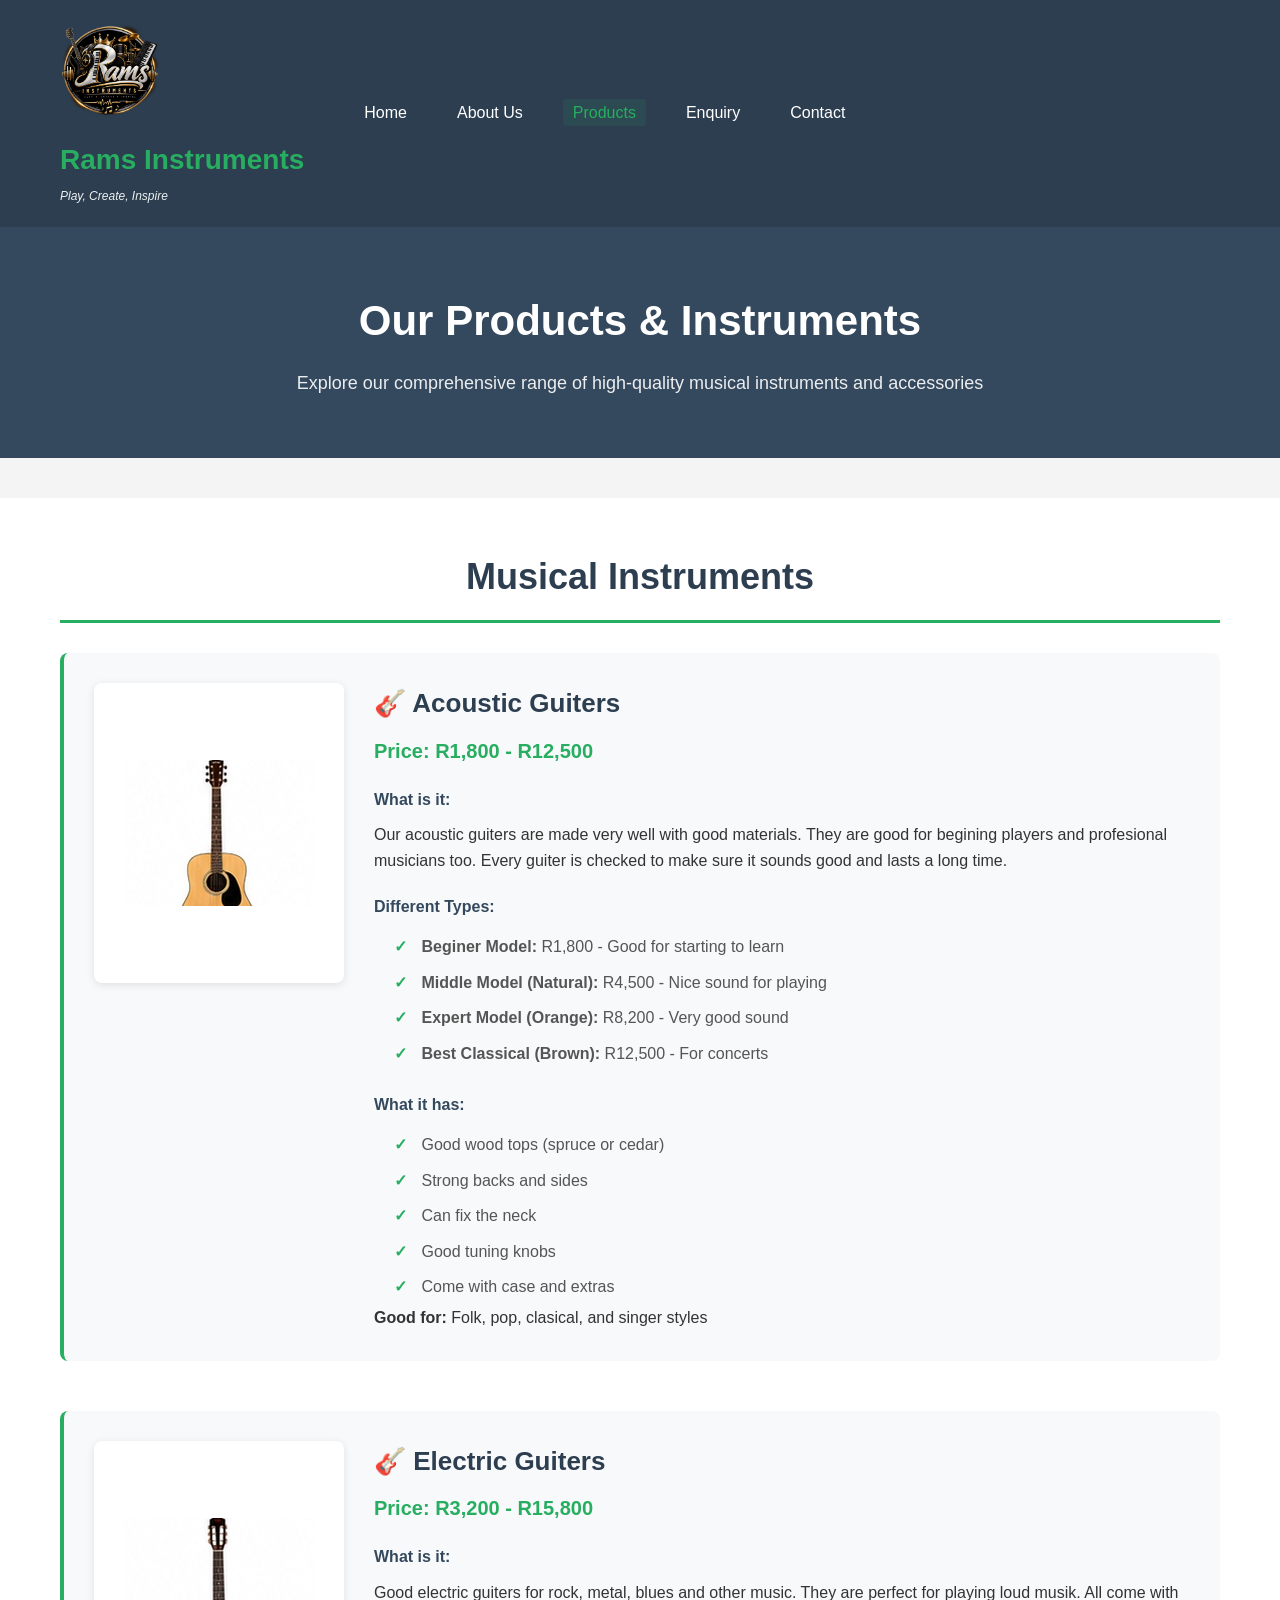
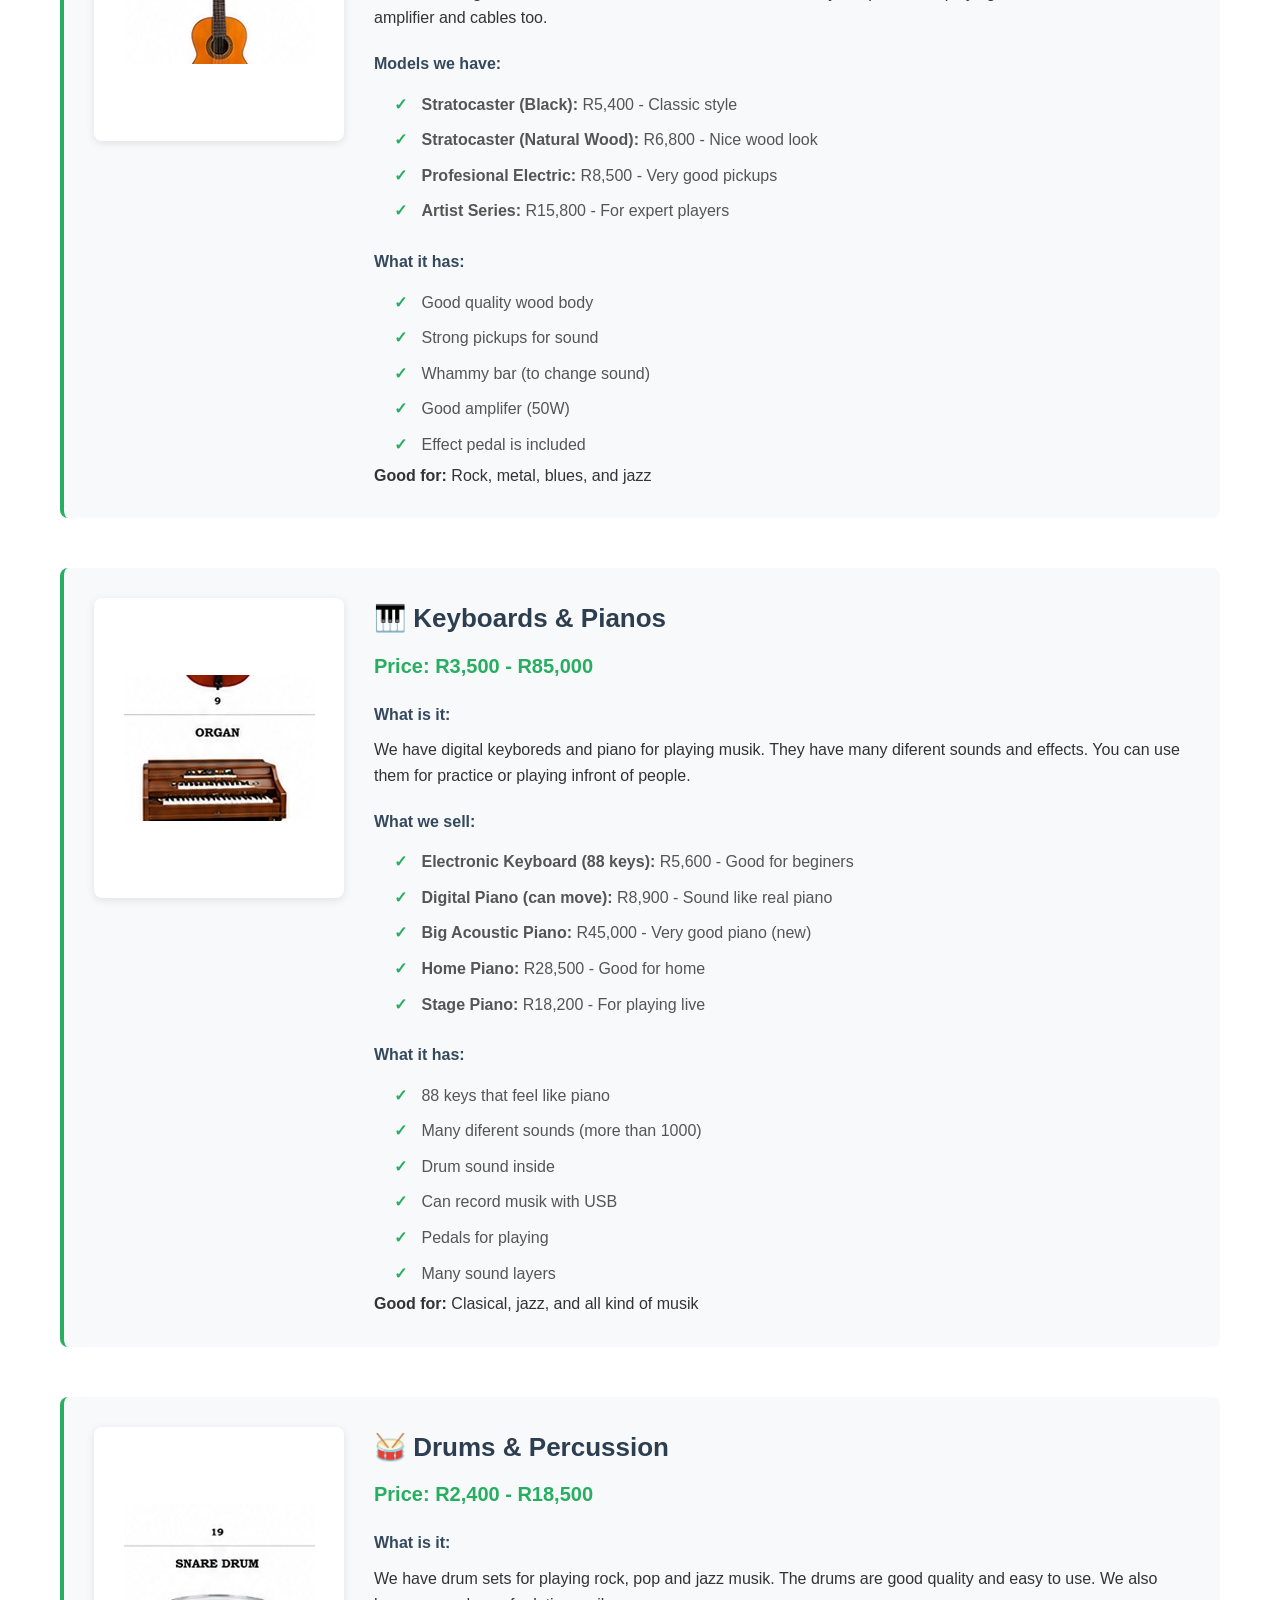
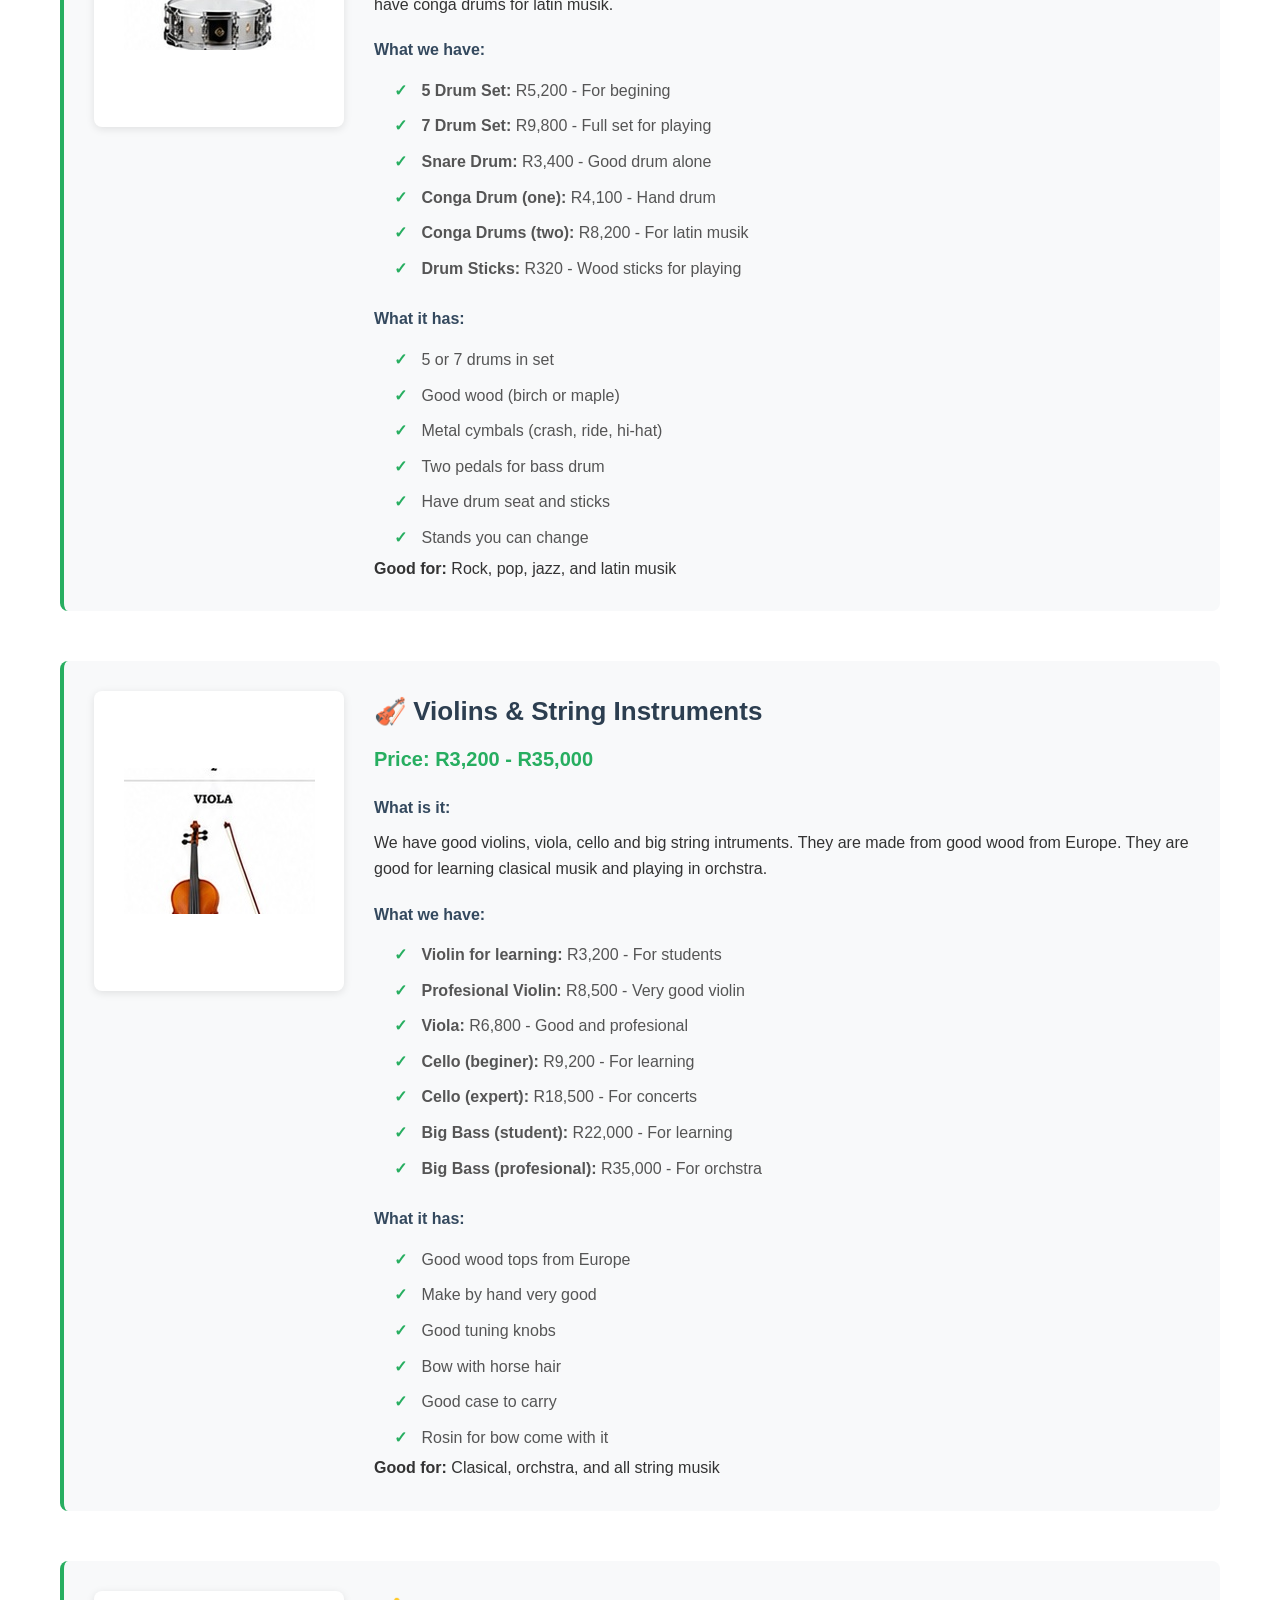
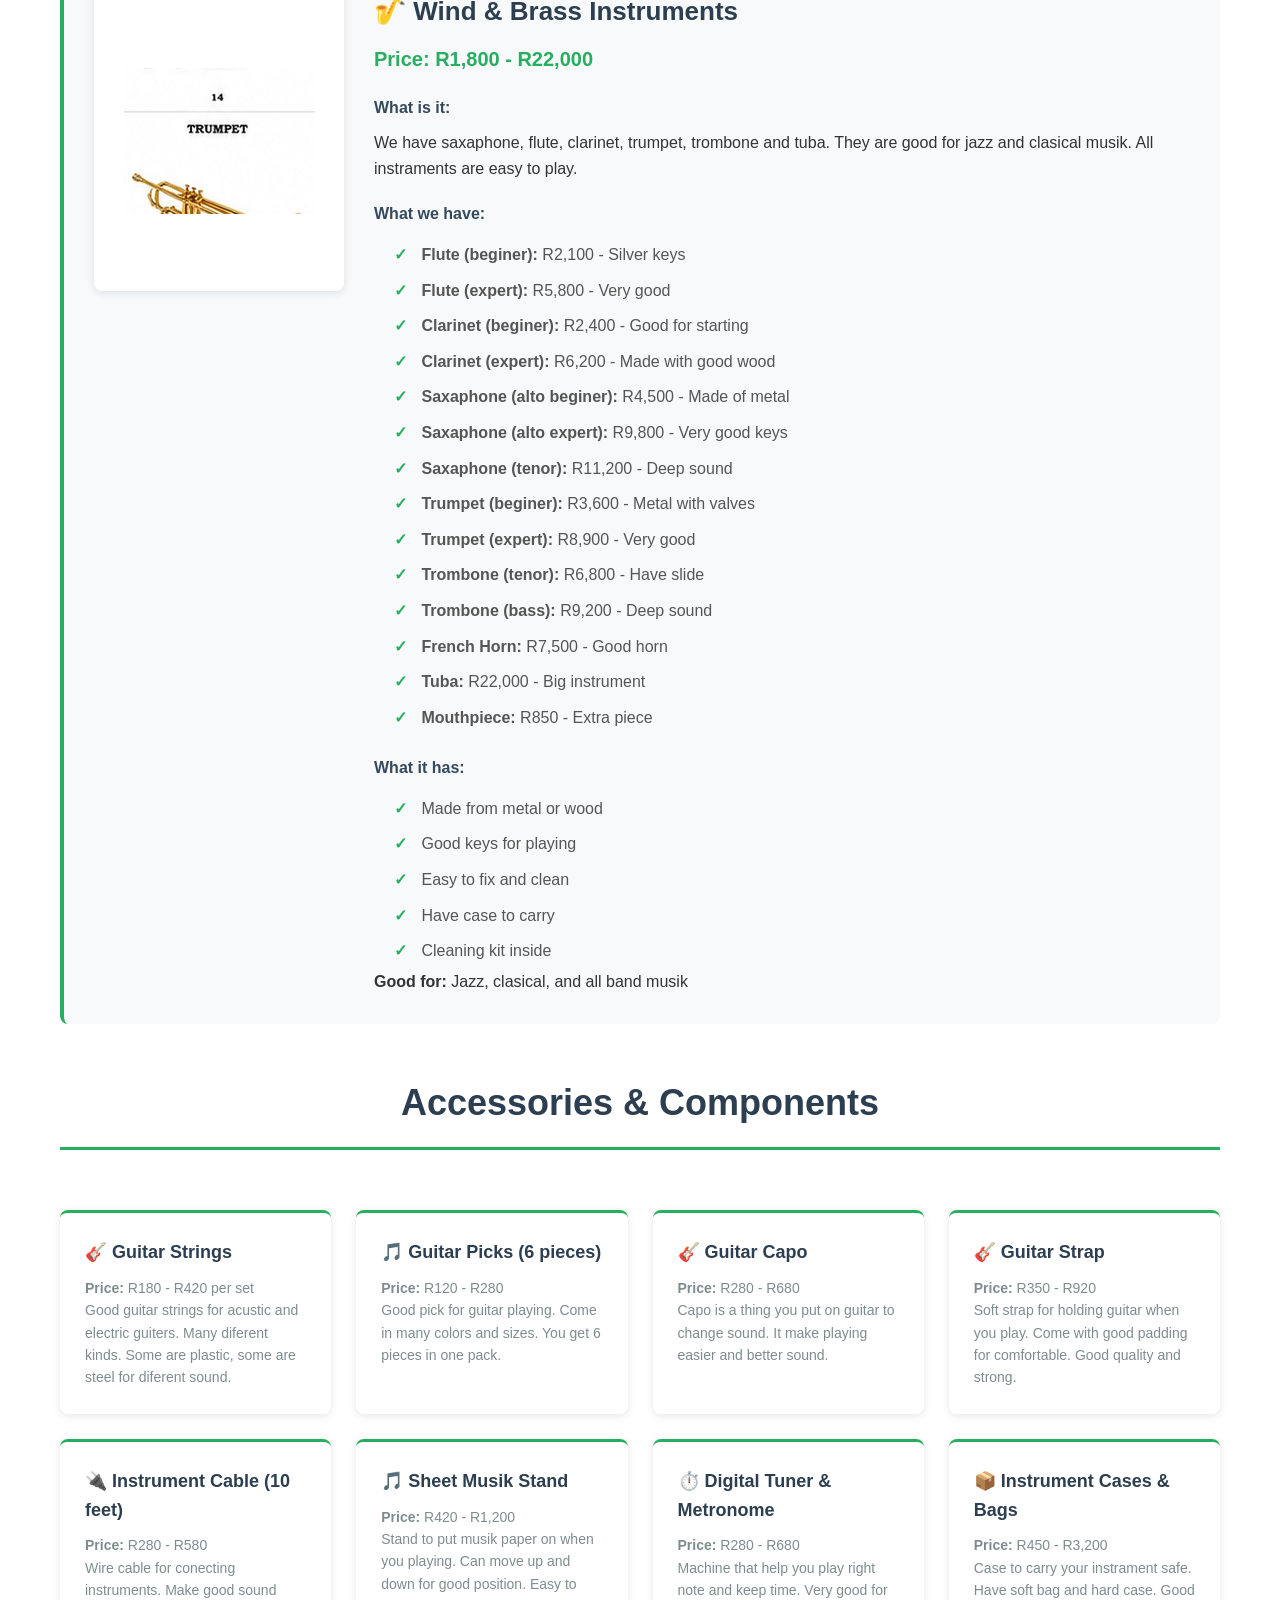
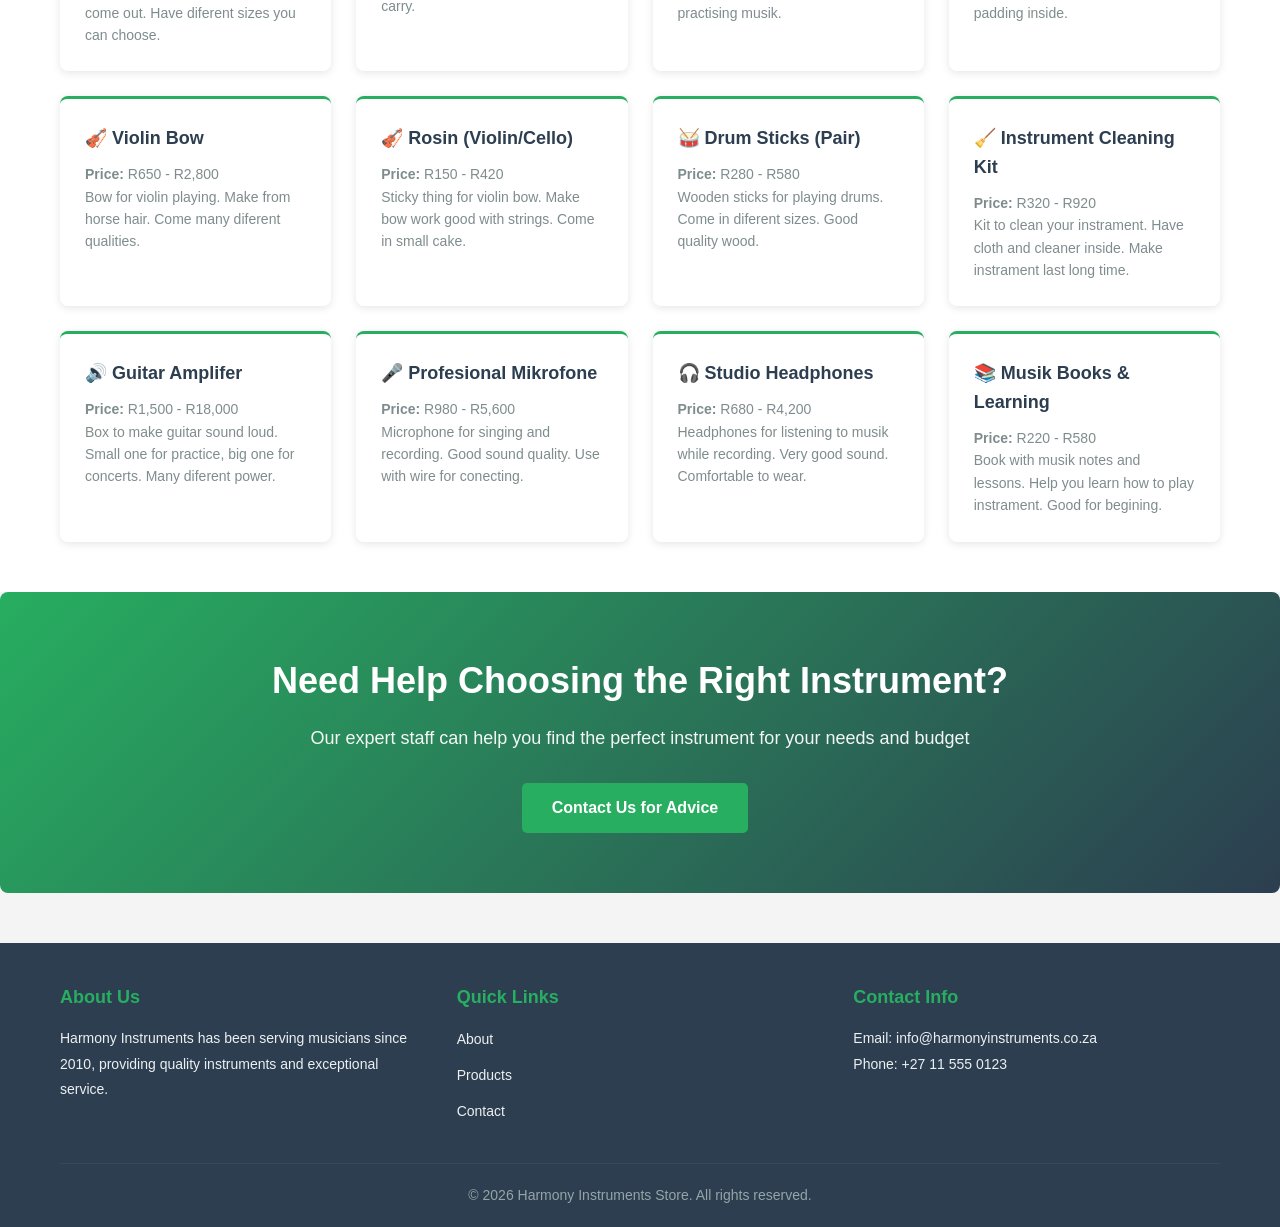
<file: products.html>
<!DOCTYPE html>
<html lang="en">
<head>
    <meta charset="UTF-8">
    <meta name="viewport" content="width=device-width, initial-scale=1.0">
    <title>Products - Harmony Instruments Store</title>
    <link rel="stylesheet" href="css/style.css">
</head>
<body>
    <!-- Header with navigation -->
    <header class="header">
        <div class="container">
            <div class="logo">
                <img src="images/logo.png" alt="Rams Instruments Logo" class="logo-image">
                <h1>Rams Instruments</h1>
                <p class="tagline">Play, Create, Inspire</p>
            </div>
            <nav class="navbar">
                <ul class="nav-links">
                    <li><a href="index.html">Home</a></li>
                    <li><a href="about.html">About Us</a></li>
                    <li><a href="products.html" class="active">Products</a></li>
                    <li><a href="enquiry.html">Enquiry</a></li>
                    <li><a href="contact.html">Contact</a></li>
                </ul>
            </nav>
        </div>
    </header>

    <!-- Main content -->
    <main>
        <!-- Page title section -->
        <section class="page-header">
            <div class="container">
                <h2>Our Products & Instruments</h2>
                <p>Explore our comprehensive range of high-quality musical instruments and accessories</p>
            </div>
        </section>

        <!-- Products section -->
        <section class="products-section">
            <div class="container">
                <h2 class="section-title">Musical Instruments</h2>

                <!-- Acoustic Guitars -->
                <div class="product-details">
                    <div class="product-image-box">
                        <img src="images/instrument-000.png" alt="Acoustic Guitar" class="product-img">
                    </div>
                    <div class="product-info">
                        <h3>🎸 Acoustic Guiters</h3>
                        <p class="price">Price: R1,800 - R12,500</p>
                        <h4>What is it:</h4>
                        <p>Our acoustic guiters are made very well with good materials. They are good for begining players and profesional musicians too. Every guiter is checked to make sure it sounds good and lasts a long time.</p>
                        <h4>Different Types:</h4>
                        <ul>
                            <li><strong>Beginer Model:</strong> R1,800 - Good for starting to learn</li>
                            <li><strong>Middle Model (Natural):</strong> R4,500 - Nice sound for playing</li>
                            <li><strong>Expert Model (Orange):</strong> R8,200 - Very good sound</li>
                            <li><strong>Best Classical (Brown):</strong> R12,500 - For concerts</li>
                        </ul>
                        <h4>What it has:</h4>
                        <ul>
                            <li>Good wood tops (spruce or cedar)</li>
                            <li>Strong backs and sides</li>
                            <li>Can fix the neck</li>
                            <li>Good tuning knobs</li>
                            <li>Come with case and extras</li>
                        </ul>
                        <p><strong>Good for:</strong> Folk, pop, clasical, and singer styles</p>
                    </div>
                </div>

                <!-- Electric Guitars -->
                <div class="product-details">
                    <div class="product-image-box">
                        <img src="images/instrument-003.png" alt="Electric Guitar" class="product-img">
                    </div>
                    <div class="product-info">
                        <h3>🎸 Electric Guiters</h3>
                        <p class="price">Price: R3,200 - R15,800</p>
                        <h4>What is it:</h4>
                        <p>Good electric guiters for rock, metal, blues and other music. They are perfect for playing loud musik. All come with amplifier and cables too.</p>
                        <h4>Models we have:</h4>
                        <ul>
                            <li><strong>Stratocaster (Black):</strong> R5,400 - Classic style</li>
                            <li><strong>Stratocaster (Natural Wood):</strong> R6,800 - Nice wood look</li>
                            <li><strong>Profesional Electric:</strong> R8,500 - Very good pickups</li>
                            <li><strong>Artist Series:</strong> R15,800 - For expert players</li>
                        </ul>
                        <h4>What it has:</h4>
                        <ul>
                            <li>Good quality wood body</li>
                            <li>Strong pickups for sound</li>
                            <li>Whammy bar (to change sound)</li>
                            <li>Good amplifer (50W)</li>
                            <li>Effect pedal is included</li>
                        </ul>
                        <p><strong>Good for:</strong> Rock, metal, blues, and jazz</p>
                    </div>
                </div>

                <!-- Keyboards and Pianos -->
                <div class="product-details">
                    <div class="product-image-box">
                        <img src="images/instrument-013.png" alt="Electronic Keyboard" class="product-img">
                    </div>
                    <div class="product-info">
                        <h3>🎹 Keyboards & Pianos</h3>
                        <p class="price">Price: R3,500 - R85,000</p>
                        <h4>What is it:</h4>
                        <p>We have digital keyboreds and piano for playing musik. They have many diferent sounds and effects. You can use them for practice or playing infront of people.</p>
                        <h4>What we sell:</h4>
                        <ul>
                            <li><strong>Electronic Keyboard (88 keys):</strong> R5,600 - Good for beginers</li>
                            <li><strong>Digital Piano (can move):</strong> R8,900 - Sound like real piano</li>
                            <li><strong>Big Acoustic Piano:</strong> R45,000 - Very good piano (new)</li>
                            <li><strong>Home Piano:</strong> R28,500 - Good for home</li>
                            <li><strong>Stage Piano:</strong> R18,200 - For playing live</li>
                        </ul>
                        <h4>What it has:</h4>
                        <ul>
                            <li>88 keys that feel like piano</li>
                            <li>Many diferent sounds (more than 1000)</li>
                            <li>Drum sound inside</li>
                            <li>Can record musik with USB</li>
                            <li>Pedals for playing</li>
                            <li>Many sound layers</li>
                        </ul>
                        <p><strong>Good for:</strong> Clasical, jazz, and all kind of musik</p>
                    </div>
                </div>

                <!-- Drums -->
                <div class="product-details">
                    <div class="product-image-box">
                        <img src="images/instrument-023.png" alt="Drum Set" class="product-img">
                    </div>
                    <div class="product-info">
                        <h3>🥁 Drums & Percussion</h3>
                        <p class="price">Price: R2,400 - R18,500</p>
                        <h4>What is it:</h4>
                        <p>We have drum sets for playing rock, pop and jazz musik. The drums are good quality and easy to use. We also have conga drums for latin musik.</p>
                        <h4>What we have:</h4>
                        <ul>
                            <li><strong>5 Drum Set:</strong> R5,200 - For begining</li>
                            <li><strong>7 Drum Set:</strong> R9,800 - Full set for playing</li>
                            <li><strong>Snare Drum:</strong> R3,400 - Good drum alone</li>
                            <li><strong>Conga Drum (one):</strong> R4,100 - Hand drum</li>
                            <li><strong>Conga Drums (two):</strong> R8,200 - For latin musik</li>
                            <li><strong>Drum Sticks:</strong> R320 - Wood sticks for playing</li>
                        </ul>
                        <h4>What it has:</h4>
                        <ul>
                            <li>5 or 7 drums in set</li>
                            <li>Good wood (birch or maple)</li>
                            <li>Metal cymbals (crash, ride, hi-hat)</li>
                            <li>Two pedals for bass drum</li>
                            <li>Have drum seat and sticks</li>
                            <li>Stands you can change</li>
                        </ul>
                        <p><strong>Good for:</strong> Rock, pop, jazz, and latin musik</p>
                    </div>
                </div>

                <!-- Violins & String Instruments -->
                <div class="product-details">
                    <div class="product-image-box">
                        <img src="images/instrument-006.png" alt="Violin" class="product-img">
                    </div>
                    <div class="product-info">
                        <h3>🎻 Violins & String Instruments</h3>
                        <p class="price">Price: R3,200 - R35,000</p>
                        <h4>What is it:</h4>
                        <p>We have good violins, viola, cello and big string intruments. They are made from good wood from Europe. They are good for learning clasical musik and playing in orchstra.</p>
                        <h4>What we have:</h4>
                        <ul>
                            <li><strong>Violin for learning:</strong> R3,200 - For students</li>
                            <li><strong>Profesional Violin:</strong> R8,500 - Very good violin</li>
                            <li><strong>Viola:</strong> R6,800 - Good and profesional</li>
                            <li><strong>Cello (beginer):</strong> R9,200 - For learning</li>
                            <li><strong>Cello (expert):</strong> R18,500 - For concerts</li>
                            <li><strong>Big Bass (student):</strong> R22,000 - For learning</li>
                            <li><strong>Big Bass (profesional):</strong> R35,000 - For orchstra</li>
                        </ul>
                        <h4>What it has:</h4>
                        <ul>
                            <li>Good wood tops from Europe</li>
                            <li>Make by hand very good</li>
                            <li>Good tuning knobs</li>
                            <li>Bow with horse hair</li>
                            <li>Good case to carry</li>
                            <li>Rosin for bow come with it</li>
                        </ul>
                        <p><strong>Good for:</strong> Clasical, orchstra, and all string musik</p>
                    </div>
                </div>

                <!-- Wind Instruments -->
                <div class="product-details">
                    <div class="product-image-box">
                        <img src="images/instrument-018.png" alt="Saxophone" class="product-img">
                    </div>
                    <div class="product-info">
                        <h3>🎷 Wind & Brass Instruments</h3>
                        <p class="price">Price: R1,800 - R22,000</p>
                        <h4>What is it:</h4>
                        <p>We have saxaphone, flute, clarinet, trumpet, trombone and tuba. They are good for jazz and clasical musik. All instraments are easy to play.</p>
                        <h4>What we have:</h4>
                        <ul>
                            <li><strong>Flute (beginer):</strong> R2,100 - Silver keys</li>
                            <li><strong>Flute (expert):</strong> R5,800 - Very good</li>
                            <li><strong>Clarinet (beginer):</strong> R2,400 - Good for starting</li>
                            <li><strong>Clarinet (expert):</strong> R6,200 - Made with good wood</li>
                            <li><strong>Saxaphone (alto beginer):</strong> R4,500 - Made of metal</li>
                            <li><strong>Saxaphone (alto expert):</strong> R9,800 - Very good keys</li>
                            <li><strong>Saxaphone (tenor):</strong> R11,200 - Deep sound</li>
                            <li><strong>Trumpet (beginer):</strong> R3,600 - Metal with valves</li>
                            <li><strong>Trumpet (expert):</strong> R8,900 - Very good</li>
                            <li><strong>Trombone (tenor):</strong> R6,800 - Have slide</li>
                            <li><strong>Trombone (bass):</strong> R9,200 - Deep sound</li>
                            <li><strong>French Horn:</strong> R7,500 - Good horn</li>
                            <li><strong>Tuba:</strong> R22,000 - Big instrument</li>
                            <li><strong>Mouthpiece:</strong> R850 - Extra piece</li>
                        </ul>
                        <h4>What it has:</h4>
                        <ul>
                            <li>Made from metal or wood</li>
                            <li>Good keys for playing</li>
                            <li>Easy to fix and clean</li>
                            <li>Have case to carry</li>
                            <li>Cleaning kit inside</li>
                        </ul>
                        <p><strong>Good for:</strong> Jazz, clasical, and all band musik</p>
                    </div>
                </div>

                <!-- Accessories section -->
                <h2 class="section-title">Accessories & Components</h2>

                <div class="accessories-grid">
                    <!-- Strings -->
                    <div class="accessory-item">
                        <h4>🎸 Guitar Strings</h4>
                        <p><strong>Price:</strong> R180 - R420 per set</p>
                        <p>Good guitar strings for acustic and electric guiters. Many diferent kinds. Some are plastic, some are steel for diferent sound.</p>
                    </div>

                    <!-- Picks -->
                    <div class="accessory-item">
                        <h4>🎵 Guitar Picks (6 pieces)</h4>
                        <p><strong>Price:</strong> R120 - R280</p>
                        <p>Good pick for guitar playing. Come in many colors and sizes. You get 6 pieces in one pack.</p>
                    </div>

                    <!-- Capo -->
                    <div class="accessory-item">
                        <h4>🎸 Guitar Capo</h4>
                        <p><strong>Price:</strong> R280 - R680</p>
                        <p>Capo is a thing you put on guitar to change sound. It make playing easier and better sound.</p>
                    </div>

                    <!-- Guitar Strap -->
                    <div class="accessory-item">
                        <h4>🎸 Guitar Strap</h4>
                        <p><strong>Price:</strong> R350 - R920</p>
                        <p>Soft strap for holding guitar when you play. Come with good padding for comfortable. Good quality and strong.</p>
                    </div>

                    <!-- Cables & Connectors -->
                    <div class="accessory-item">
                        <h4>🔌 Instrument Cable (10 feet)</h4>
                        <p><strong>Price:</strong> R280 - R580</p>
                        <p>Wire cable for conecting instruments. Make good sound come out. Have diferent sizes you can choose.</p>
                    </div>

                    <!-- Stands & Holders -->
                    <div class="accessory-item">
                        <h4>🎵 Sheet Musik Stand</h4>
                        <p><strong>Price:</strong> R420 - R1,200</p>
                        <p>Stand to put musik paper on when you playing. Can move up and down for good position. Easy to carry.</p>
                    </div>

                    <!-- Tuners & Metronomes -->
                    <div class="accessory-item">
                        <h4>⏱️ Digital Tuner & Metronome</h4>
                        <p><strong>Price:</strong> R280 - R680</p>
                        <p>Machine that help you play right note and keep time. Very good for practising musik.</p>
                    </div>

                    <!-- Cases & Bags -->
                    <div class="accessory-item">
                        <h4>📦 Instrument Cases & Bags</h4>
                        <p><strong>Price:</strong> R450 - R3,200</p>
                        <p>Case to carry your instrament safe. Have soft bag and hard case. Good padding inside.</p>
                    </div>

                    <!-- Bow (Violin) -->
                    <div class="accessory-item">
                        <h4>🎻 Violin Bow</h4>
                        <p><strong>Price:</strong> R650 - R2,800</p>
                        <p>Bow for violin playing. Make from horse hair. Come many diferent qualities.</p>
                    </div>

                    <!-- Rosin -->
                    <div class="accessory-item">
                        <h4>🎻 Rosin (Violin/Cello)</h4>
                        <p><strong>Price:</strong> R150 - R420</p>
                        <p>Sticky thing for violin bow. Make bow work good with strings. Come in small cake.</p>
                    </div>

                    <!-- Drum Sticks -->
                    <div class="accessory-item">
                        <h4>🥁 Drum Sticks (Pair)</h4>
                        <p><strong>Price:</strong> R280 - R580</p>
                        <p>Wooden sticks for playing drums. Come in diferent sizes. Good quality wood.</p>
                    </div>

                    <!-- Maintenance Products -->
                    <div class="accessory-item">
                        <h4>🧹 Instrument Cleaning Kit</h4>
                        <p><strong>Price:</strong> R320 - R920</p>
                        <p>Kit to clean your instrament. Have cloth and cleaner inside. Make instrament last long time.</p>
                    </div>

                    <!-- Amplifiers -->
                    <div class="accessory-item">
                        <h4>🔊 Guitar Amplifer</h4>
                        <p><strong>Price:</strong> R1,500 - R18,000</p>
                        <p>Box to make guitar sound loud. Small one for practice, big one for concerts. Many diferent power.</p>
                    </div>

                    <!-- Microphones -->
                    <div class="accessory-item">
                        <h4>🎤 Profesional Mikrofone</h4>
                        <p><strong>Price:</strong> R980 - R5,600</p>
                        <p>Microphone for singing and recording. Good sound quality. Use with wire for conecting.</p>
                    </div>

                    <!-- Headphones -->
                    <div class="accessory-item">
                        <h4>🎧 Studio Headphones</h4>
                        <p><strong>Price:</strong> R680 - R4,200</p>
                        <p>Headphones for listening to musik while recording. Very good sound. Comfortable to wear.</p>
                    </div>

                    <!-- Music Books & Learning Materials -->
                    <div class="accessory-item">
                        <h4>📚 Musik Books & Learning</h4>
                        <p><strong>Price:</strong> R220 - R580</p>
                        <p>Book with musik notes and lessons. Help you learn how to play instrament. Good for begining.</p>
                    </div>
                </div>
            </div>
        </section>

        <!-- Call to action -->
        <section class="cta-section">
            <div class="container">
                <h2>Need Help Choosing the Right Instrument?</h2>
                <p>Our expert staff can help you find the perfect instrument for your needs and budget</p>
                <a href="enquiry.html" class="cta-button">Contact Us for Advice</a>
            </div>
        </section>
    </main>

    <!-- Footer -->
    <footer class="footer">
        <div class="container">
            <div class="footer-content">
                <div class="footer-section">
                    <h4>About Us</h4>
                    <p>Harmony Instruments has been serving musicians since 2010, providing quality instruments and exceptional service.</p>
                </div>
                <div class="footer-section">
                    <h4>Quick Links</h4>
                    <ul>
                        <li><a href="about.html">About</a></li>
                        <li><a href="products.html">Products</a></li>
                        <li><a href="contact.html">Contact</a></li>
                    </ul>
                </div>
                <div class="footer-section">
                    <h4>Contact Info</h4>
                    <p>Email: info@harmonyinstruments.co.za</p>
                    <p>Phone: +27 11 555 0123</p>
                </div>
            </div>
            <div class="footer-bottom">
                <p>&copy; 2026 Harmony Instruments Store. All rights reserved.</p>
            </div>
        </div>
    </footer>

    <script src="js/script.js"></script>
</body>
</html>
</file>
<file: css/style.css>
/* ============================================
   Harmony Instruments Website - Main Stylesheet
   ============================================ */

/* ============================================
   1. GLOBAL STYLES & RESET
   ============================================ */

* {
    /* Remove default margins and padding */
    margin: 0;
    padding: 0;
    box-sizing: border-box;
}

html {
    /* Smooth scrolling behavior */
    scroll-behavior: smooth;
}

body {
    /* Font styling for entire document */
    font-family: 'Segoe UI', Tahoma, Geneva, Verdana, sans-serif;
    font-size: 16px;
    line-height: 1.6;
    color: #333;
    background-color: #f4f4f4;
}

/* Container for page content */
.container {
    max-width: 1200px;
    margin: 0 auto;
    padding: 0 20px;
}

/* ============================================
   2. HEADER & NAVIGATION STYLES
   ============================================ */

.header {
    background-color: #2c3e50;
    color: white;
    padding: 20px 0;
    box-shadow: 0 2px 5px rgba(0,0,0,0.1);
}

.header .container {
    display: flex;
    justify-content: space-between;
    align-items: center;
}

/* Logo styling */
.logo h1 {
    font-size: 28px;
    margin-bottom: 5px;
    color: #27ae60;
}

.logo-image {
    width: 100px;
    height: 100px;
    margin-bottom: 10px;
    object-fit: contain;
}

.logo .tagline {
    font-size: 12px;
    color: #ecf0f1;
    font-style: italic;
}

/* Navigation bar */
.navbar {
    flex: 1;
    margin-left: 50px;
}

.nav-links {
    list-style: none;
    display: flex;
    gap: 30px;
}

.nav-links a {
    color: white;
    text-decoration: none;
    font-weight: 500;
    transition: color 0.3s ease;
    padding: 5px 10px;
    border-radius: 3px;
}

.nav-links a:hover,
.nav-links a.active {
    color: #27ae60;
    background-color: rgba(39, 174, 96, 0.1);
}

/* ============================================
   3. HERO SECTION
   ============================================ */

.hero {
    background: linear-gradient(135deg, #27ae60 0%, #2c3e50 100%);
    color: white;
    padding: 100px 20px;
    text-align: center;
    margin-bottom: 40px;
}

.hero-content h2 {
    font-size: 48px;
    margin-bottom: 20px;
    text-shadow: 2px 2px 4px rgba(0,0,0,0.3);
}

.hero-content p {
    font-size: 20px;
    margin-bottom: 30px;
    opacity: 0.95;
}

/* ============================================
   4. BUTTONS & CALL TO ACTION
   ============================================ */

.cta-button,
.submit-btn {
    display: inline-block;
    background-color: #27ae60;
    color: white;
    padding: 12px 30px;
    text-decoration: none;
    border: none;
    border-radius: 5px;
    font-size: 16px;
    font-weight: bold;
    cursor: pointer;
    transition: all 0.3s ease;
    margin-right: 10px;
}

.cta-button:hover,
.submit-btn:hover {
    background-color: #229954;
    transform: translateY(-2px);
    box-shadow: 0 5px 15px rgba(0,0,0,0.2);
}

.reset-btn {
    background-color: #95a5a6;
    color: white;
    padding: 12px 30px;
    border: none;
    border-radius: 5px;
    font-size: 16px;
    font-weight: bold;
    cursor: pointer;
    transition: all 0.3s ease;
}

.reset-btn:hover {
    background-color: #7f8c8d;
    transform: translateY(-2px);
}

/* ============================================
   5. SECTION TITLES & STYLING
   ============================================ */

.section-title {
    font-size: 36px;
    color: #2c3e50;
    margin-bottom: 30px;
    text-align: center;
    border-bottom: 3px solid #27ae60;
    padding-bottom: 15px;
    display: inline-block;
    width: 100%;
}

.section-intro {
    text-align: center;
    color: #7f8c8d;
    font-size: 16px;
    margin-bottom: 30px;
}

/* Page header styling */
.page-header {
    background-color: #34495e;
    color: white;
    padding: 60px 20px;
    text-align: center;
    margin-bottom: 40px;
}

.page-header h2 {
    font-size: 42px;
    margin-bottom: 15px;
}

.page-header p {
    font-size: 18px;
    opacity: 0.9;
}

/* ============================================
   6. FEATURED PRODUCTS & PRODUCT CARDS
   ============================================ */

.featured-products {
    background-color: white;
    padding: 50px 0;
    margin-bottom: 40px;
}

.products-grid {
    display: grid;
    grid-template-columns: repeat(auto-fit, minmax(280px, 1fr));
    gap: 30px;
}

.product-card {
    background-color: #f8f9fa;
    border: 1px solid #e0e0e0;
    border-radius: 8px;
    padding: 25px;
    text-align: center;
    transition: all 0.3s ease;
    box-shadow: 0 2px 8px rgba(0,0,0,0.1);
}

.product-card:hover {
    transform: translateY(-5px);
    box-shadow: 0 8px 16px rgba(0,0,0,0.15);
    border-color: #27ae60;
}

.product-image {
    font-size: 60px;
    margin-bottom: 15px;
}

.product-card h3 {
    font-size: 22px;
    color: #2c3e50;
    margin-bottom: 15px;
}

.product-card p {
    font-size: 14px;
    color: #7f8c8d;
    margin-bottom: 15px;
}

.price {
    display: block;
    font-size: 18px;
    font-weight: bold;
    color: #27ae60;
    margin-top: 10px;
}

/* ============================================
   7. FEATURES & INFO SECTIONS
   ============================================ */

.features-grid,
.values-grid {
    display: grid;
    grid-template-columns: repeat(auto-fit, minmax(250px, 1fr));
    gap: 30px;
    margin-top: 30px;
}

.feature,
.value-card {
    background-color: white;
    padding: 30px;
    border-radius: 8px;
    box-shadow: 0 2px 8px rgba(0,0,0,0.1);
    text-align: center;
}

.feature h3,
.value-card h3 {
    color: #27ae60;
    margin-bottom: 15px;
    font-size: 20px;
}

.feature p,
.value-card p {
    color: #7f8c8d;
    line-height: 1.6;
}

/* ============================================
   8. ABOUT SECTION STYLES
   ============================================ */

.history {
    background-color: white;
    padding: 50px 0;
    margin-bottom: 40px;
}

.content-box {
    background-color: #f8f9fa;
    padding: 30px;
    border-left: 4px solid #27ae60;
    border-radius: 5px;
}

.content-box p {
    color: #555;
    margin-bottom: 15px;
    line-height: 1.8;
    font-size: 15px;
}

.mission-vision {
    display: grid;
    grid-template-columns: 1fr 1fr;
    gap: 30px;
    margin: 40px 0;
}

.mission-box,
.vision-box {
    background-color: white;
    padding: 30px;
    border-radius: 8px;
    box-shadow: 0 2px 8px rgba(0,0,0,0.1);
}

.mission-box h3 {
    color: #27ae60;
    border-bottom: 2px solid #27ae60;
    padding-bottom: 10px;
    margin-bottom: 15px;
}

.vision-box h3 {
    color: #2980b9;
    border-bottom: 2px solid #2980b9;
    padding-bottom: 10px;
    margin-bottom: 15px;
}

/* Team section */
.team {
    background-color: white;
    padding: 50px 0;
    margin-bottom: 40px;
}

.team-grid {
    display: grid;
    grid-template-columns: repeat(auto-fit, minmax(250px, 1fr));
    gap: 30px;
    margin-top: 30px;
}

.team-member {
    background-color: #f8f9fa;
    padding: 30px;
    border-radius: 8px;
    text-align: center;
    box-shadow: 0 2px 8px rgba(0,0,0,0.1);
}

.member-avatar {
    font-size: 70px;
    margin-bottom: 15px;
}

.team-member h3 {
    color: #2c3e50;
    margin-bottom: 5px;
    font-size: 20px;
}

.position {
    color: #27ae60;
    font-weight: bold;
    margin-bottom: 15px;
}

.bio {
    color: #7f8c8d;
    font-size: 14px;
    line-height: 1.6;
}

/* ============================================
   9. PRODUCT DETAILS SECTION
   ============================================ */

.products-section {
    background-color: white;
    padding: 50px 0;
}

.product-details {
    margin-bottom: 50px;
    padding: 30px;
    background-color: #f8f9fa;
    border-radius: 8px;
    border-left: 4px solid #27ae60;
    display: flex;
    gap: 30px;
    align-items: flex-start;
}

.product-image-box {
    flex-shrink: 0;
    width: 250px;
    height: 300px;
    background-color: white;
    border-radius: 8px;
    padding: 15px;
    box-shadow: 0 2px 8px rgba(0,0,0,0.1);
    display: flex;
    align-items: center;
    justify-content: center;
}

.product-img {
    max-width: 100%;
    max-height: 100%;
    object-fit: contain;
}

.product-info h3 {
    color: #2c3e50;
    font-size: 26px;
    margin-bottom: 10px;
}

.product-info .price {
    font-size: 20px;
    margin-bottom: 20px;
}

.product-info h4 {
    color: #34495e;
    margin-top: 20px;
    margin-bottom: 10px;
    font-size: 16px;
}

.product-info ul {
    list-style: none;
    margin-left: 20px;
}

.product-info li {
    padding: 5px 0;
    color: #555;
}

.product-info li:before {
    content: "✓ ";
    color: #27ae60;
    font-weight: bold;
    margin-right: 10px;
}

.accessories-grid {
    display: grid;
    grid-template-columns: repeat(auto-fit, minmax(250px, 1fr));
    gap: 25px;
    margin-top: 30px;
}

.accessory-item {
    background-color: white;
    padding: 25px;
    border-radius: 8px;
    box-shadow: 0 2px 8px rgba(0,0,0,0.1);
    border-top: 3px solid #27ae60;
}

.accessory-item h4 {
    color: #2c3e50;
    margin-bottom: 10px;
    font-size: 18px;
}

.accessory-item p {
    color: #7f8c8d;
    font-size: 14px;
}

/* ============================================
   10. FORM STYLES
   ============================================ */

.form-container {
    background-color: white;
    padding: 40px;
    border-radius: 8px;
    box-shadow: 0 2px 10px rgba(0,0,0,0.1);
    margin-bottom: 30px;
}

form {
    width: 100%;
}

fieldset {
    border: 1px solid #e0e0e0;
    padding: 20px;
    margin-bottom: 20px;
    border-radius: 5px;
    background-color: #f8f9fa;
}

legend {
    color: #2c3e50;
    font-weight: bold;
    font-size: 18px;
    padding: 0 10px;
}

/* Form group styling */
.form-group {
    margin-bottom: 20px;
}

.form-row {
    display: grid;
    grid-template-columns: 1fr 1fr;
    gap: 20px;
}

label {
    display: block;
    margin-bottom: 8px;
    color: #2c3e50;
    font-weight: 500;
    font-size: 14px;
}

input[type="text"],
input[type="email"],
input[type="tel"],
select,
textarea {
    width: 100%;
    padding: 12px;
    border: 1px solid #d0d0d0;
    border-radius: 5px;
    font-size: 14px;
    font-family: inherit;
    transition: border-color 0.3s ease;
}

input[type="text"]:focus,
input[type="email"]:focus,
input[type="tel"]:focus,
select:focus,
textarea:focus {
    outline: none;
    border-color: #27ae60;
    box-shadow: 0 0 5px rgba(39, 174, 96, 0.3);
}

textarea {
    resize: vertical;
    min-height: 150px;
}

/* Radio button styling */
.radio-group {
    display: flex;
    gap: 20px;
    margin-top: 10px;
}

.radio-group label {
    display: flex;
    align-items: center;
    margin-bottom: 0;
    cursor: pointer;
}

input[type="radio"],
input[type="checkbox"] {
    margin-right: 8px;
    cursor: pointer;
}

/* Form actions */
.form-actions {
    text-align: center;
    margin-top: 30px;
    padding-top: 20px;
    border-top: 1px solid #e0e0e0;
}

.required-note {
    font-size: 12px;
    color: #7f8c8d;
    margin-top: 15px;
    font-style: italic;
}

/* Success message */
.success-message {
    background-color: #d4edda;
    border: 1px solid #c3e6cb;
    border-radius: 5px;
    padding: 20px;
    color: #155724;
    margin-top: 20px;
}

.success-message h3 {
    margin-bottom: 10px;
    color: #155724;
}

/* ============================================
   11. CONTACT & LOCATIONS
   ============================================ */

.contact-info-section {
    background-color: white;
    padding: 50px 0;
    margin-bottom: 40px;
}

.contact-methods {
    display: grid;
    grid-template-columns: repeat(auto-fit, minmax(280px, 1fr));
    gap: 30px;
}

.contact-method {
    background-color: #f8f9fa;
    padding: 30px;
    border-radius: 8px;
    border-left: 4px solid #27ae60;
    box-shadow: 0 2px 8px rgba(0,0,0,0.1);
}

.contact-method h3 {
    color: #2c3e50;
    margin-bottom: 15px;
    font-size: 20px;
}

.contact-method p {
    color: #555;
    margin-bottom: 8px;
    line-height: 1.8;
}

/* Locations */
.locations-section {
    background-color: #f8f9fa;
    padding: 50px 0;
    margin-bottom: 40px;
}

.locations-grid {
    display: grid;
    grid-template-columns: repeat(auto-fit, minmax(300px, 1fr));
    gap: 30px;
    margin-top: 30px;
}

.location-card {
    background-color: white;
    padding: 30px;
    border-radius: 8px;
    box-shadow: 0 2px 10px rgba(0,0,0,0.1);
}

.location-card h3 {
    color: #27ae60;
    margin-bottom: 15px;
    font-size: 20px;
}

.location-address {
    color: #555;
    margin-bottom: 15px;
    line-height: 1.8;
    font-weight: 500;
}

.location-phone {
    color: #27ae60;
    margin-bottom: 15px;
    font-weight: bold;
}

.location-hours {
    color: #7f8c8d;
    margin-bottom: 15px;
    font-size: 14px;
    line-height: 1.8;
}

.location-info {
    color: #95a5a6;
    font-size: 12px;
    font-style: italic;
}

/* Map section */
.map-section {
    background-color: white;
    padding: 50px 0;
    margin-bottom: 40px;
}

.map-container {
    border-radius: 8px;
    overflow: hidden;
    box-shadow: 0 2px 10px rgba(0,0,0,0.1);
}

/* FAQ Section */
.faq-section {
    background-color: #f8f9fa;
    padding: 50px 0;
    margin-bottom: 40px;
}

.faq-grid {
    display: grid;
    grid-template-columns: repeat(auto-fit, minmax(280px, 1fr));
    gap: 25px;
    margin-top: 30px;
}

.faq-item {
    background-color: white;
    padding: 25px;
    border-radius: 8px;
    box-shadow: 0 2px 8px rgba(0,0,0,0.1);
}

.faq-item h4 {
    color: #2c3e50;
    margin-bottom: 10px;
    font-size: 16px;
}

.faq-item p {
    color: #7f8c8d;
    font-size: 14px;
    line-height: 1.6;
}

/* ============================================
   12. CTA SECTION
   ============================================ */

.cta-section {
    background: linear-gradient(135deg, #27ae60 0%, #2c3e50 100%);
    color: white;
    padding: 60px 20px;
    text-align: center;
    margin-bottom: 40px;
    border-radius: 8px;
}

.cta-section h2 {
    font-size: 36px;
    margin-bottom: 15px;
}

.cta-section p {
    font-size: 18px;
    margin-bottom: 30px;
    opacity: 0.95;
}

/* Info box styling */
.info-box {
    background-color: #e8f8f5;
    border-left: 4px solid #27ae60;
    padding: 25px;
    border-radius: 5px;
    margin-top: 30px;
}

.info-box h3 {
    color: #27ae60;
    margin-bottom: 15px;
}

.info-box p {
    color: #555;
    line-height: 1.8;
}

/* ============================================
   13. FOOTER STYLES
   ============================================ */

.footer {
    background-color: #2c3e50;
    color: white;
    padding: 40px 0 20px;
    margin-top: 50px;
}

.footer-content {
    display: grid;
    grid-template-columns: repeat(auto-fit, minmax(280px, 1fr));
    gap: 30px;
    margin-bottom: 30px;
}

.footer-section h4 {
    color: #27ae60;
    margin-bottom: 15px;
    font-size: 18px;
}

.footer-section p {
    color: #ecf0f1;
    line-height: 1.8;
    font-size: 14px;
}

.footer-section ul {
    list-style: none;
}

.footer-section ul li {
    margin-bottom: 10px;
}

.footer-section a {
    color: #ecf0f1;
    text-decoration: none;
    transition: color 0.3s ease;
    font-size: 14px;
}

.footer-section a:hover {
    color: #27ae60;
}

.footer-bottom {
    border-top: 1px solid #34495e;
    padding-top: 20px;
    text-align: center;
    color: #95a5a6;
    font-size: 14px;
}

/* ============================================
   14. RESPONSIVE DESIGN
   ============================================ */

/* Tablet screens */
@media screen and (max-width: 768px) {
    
    .product-details {
        flex-direction: column;
        gap: 15px;
    }

    .product-image-box {
        width: 100%;
        height: 250px;
    }
    
    .header .container {
        flex-direction: column;
        gap: 20px;
    }

    .navbar {
        margin-left: 0;
        width: 100%;
    }

    .nav-links {
        flex-wrap: wrap;
        gap: 15px;
        justify-content: center;
    }

    .hero-content h2 {
        font-size: 32px;
    }

    .hero-content p {
        font-size: 16px;
    }

    .form-row {
        grid-template-columns: 1fr;
    }

    .mission-vision {
        grid-template-columns: 1fr;
    }

    .products-grid {
        grid-template-columns: repeat(auto-fit, minmax(200px, 1fr));
    }
}

/* Mobile screens */
@media screen and (max-width: 480px) {
    
    .container {
        padding: 0 15px;
    }

    .logo h1 {
        font-size: 20px;
    }

    .nav-links {
        flex-direction: column;
        gap: 10px;
        text-align: center;
    }

    .nav-links a {
        display: block;
        padding: 10px;
    }

    .hero {
        padding: 50px 20px;
    }

    .hero-content h2 {
        font-size: 24px;
    }

    .section-title {
        font-size: 28px;
    }

    .products-grid {
        grid-template-columns: 1fr;
    }

    .team-grid {
        grid-template-columns: 1fr;
    }

    .contact-methods {
        grid-template-columns: 1fr;
    }

    .locations-grid {
        grid-template-columns: 1fr;
    }

    .form-container {
        padding: 20px;
    }

    fieldset {
        padding: 15px;
    }

    .cta-button,
    .submit-btn,
    .reset-btn {
        display: block;
        width: 100%;
        margin-bottom: 10px;
        margin-right: 0;
    }
}

/* ============================================
   15. UTILITY CLASSES
   ============================================ */

/* Text alignment utilities */
.text-center {
    text-align: center;
}

.text-left {
    text-align: left;
}

.text-right {
    text-align: right;
}

/* Margin utilities */
.mt-20 {
    margin-top: 20px;
}

.mb-20 {
    margin-bottom: 20px;
}

.mt-40 {
    margin-top: 40px;
}

.mb-40 {
    margin-bottom: 40px;
}

/* Padding utilities */
.p-20 {
    padding: 20px;
}

.p-40 {
    padding: 40px;
}
</file>
